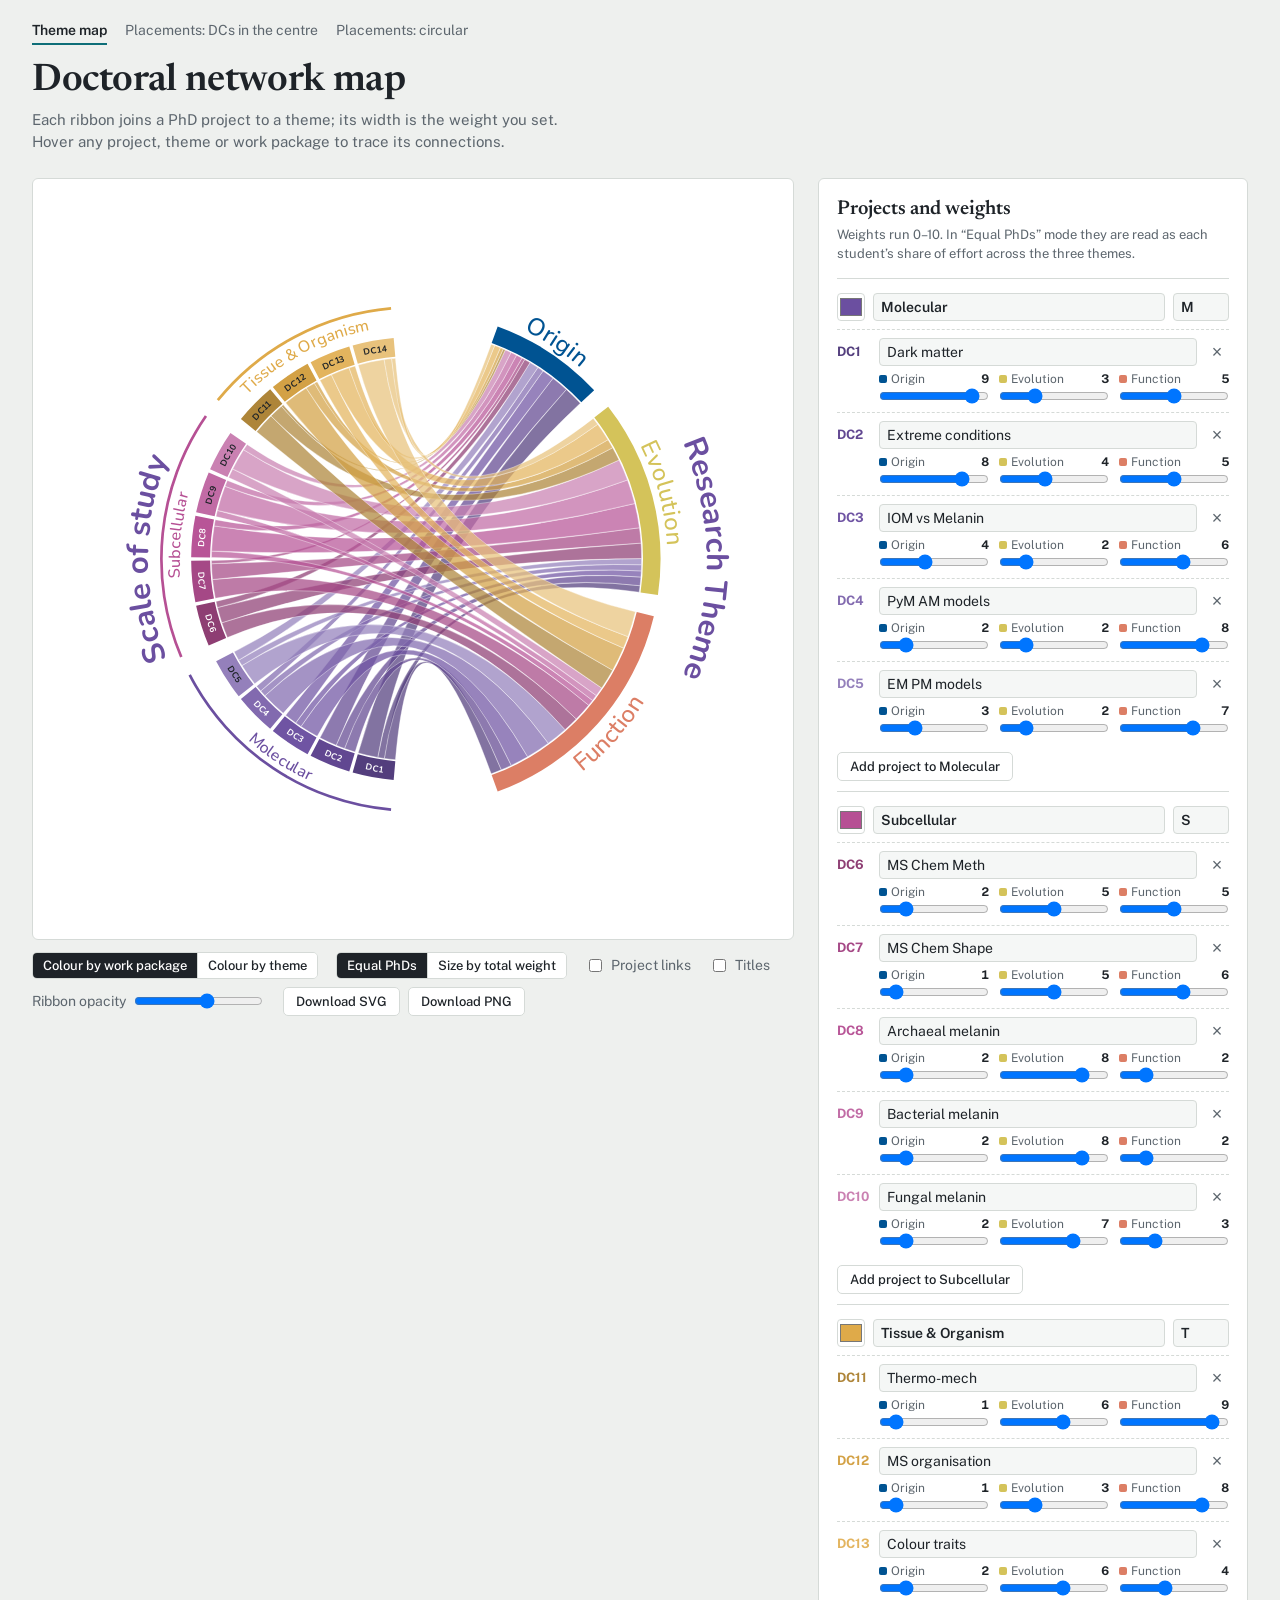
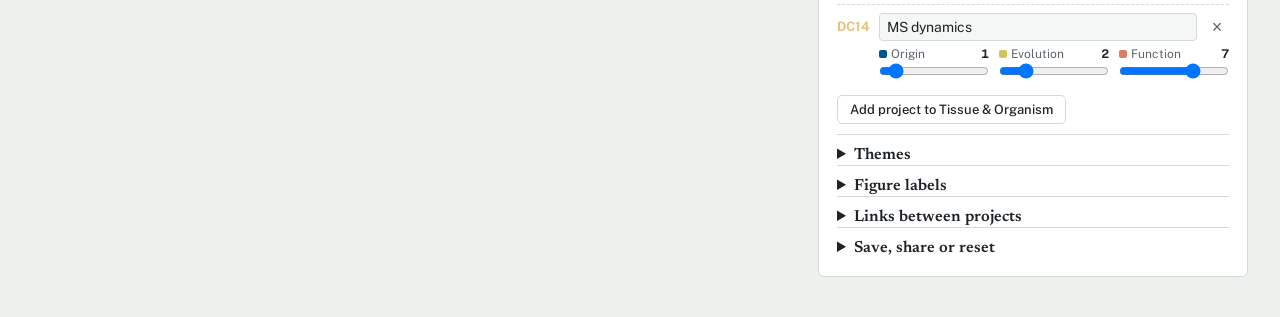
<file: index.html>
<!doctype html>
<html lang="en">
<head>
<meta charset="utf-8">
<meta name="viewport" content="width=device-width, initial-scale=1, viewport-fit=cover">
<title>Doctoral network map</title>
<link rel="preconnect" href="https://fonts.googleapis.com">
<link rel="preconnect" href="https://fonts.gstatic.com" crossorigin>
<link href="https://fonts.googleapis.com/css2?family=Newsreader:opsz,wght@6..72,500;6..72,600&family=Public+Sans:wght@400;500;600;700&family=Nunito:wght@500;700;800&display=swap" rel="stylesheet">
<style>
:root{
  box-sizing:border-box;
  padding-top:env(safe-area-inset-top,0px);
  padding-bottom:env(safe-area-inset-bottom,0px);
  --bg:#EEF0EE; --panel:#FFFFFF; --ink:#1E2328; --muted:#5D666E; --line:#D5DAD7;
  --field:#F5F7F6; --accent:#0E6E78; --plate:#FFFFFF;
  --sans:"Public Sans",system-ui,-apple-system,"Segoe UI",Arial,sans-serif;
  --serif:"Newsreader",Georgia,"Times New Roman",serif;
}
@media (prefers-color-scheme: dark){
  :root:not([data-theme="light"]){
    --bg:#15191C; --panel:#1E2428; --ink:#E7ECEA; --muted:#9AA5A8; --line:#343D42;
    --field:#262D32; --accent:#5FC2CB;
  }
}
:root[data-theme="dark"]{
  --bg:#15191C; --panel:#1E2428; --ink:#E7ECEA; --muted:#9AA5A8; --line:#343D42;
  --field:#262D32; --accent:#5FC2CB;
}
html{scroll-padding-top:env(safe-area-inset-top,0px)}
*,*::before,*::after{box-sizing:inherit}
body{margin:0;background:var(--bg);color:var(--ink);font:15px/1.5 var(--sans)}
.wrap{max-width:1500px;margin:0 auto;padding:20px clamp(12px,3vw,32px) 40px;
  display:grid;grid-template-columns:minmax(0,1fr) 430px;gap:24px;align-items:start}
@media (max-width:1050px){.wrap{grid-template-columns:minmax(0,1fr)}}
header{grid-column:1/-1;display:flex;flex-wrap:wrap;align-items:end;justify-content:space-between;gap:12px 24px}
h1{font:600 clamp(26px,3.4vw,38px)/1.1 var(--serif);margin:0;letter-spacing:-.01em}
header p{margin:6px 0 0;color:var(--muted);max-width:62ch}
.figure-col{position:sticky;top:calc(12px + env(safe-area-inset-top,0px))}
@media (max-width:1050px){.figure-col{position:static}}
.plate{background:var(--plate);border:1px solid var(--line);border-radius:6px;padding:8px;color:#1E2328}
.plate svg{display:block;width:100%;height:auto;max-height:calc(100vh - 150px)}
@media (max-width:1050px){.plate svg{max-height:none}}
.toolbar{display:flex;flex-wrap:wrap;gap:8px 18px;align-items:center;margin-top:12px;font-size:14px}
.seg{display:inline-flex;border:1px solid var(--line);border-radius:5px;overflow:hidden}
.seg button{border:0;background:var(--panel);color:var(--ink);padding:5px 10px;font:500 13px var(--sans);cursor:pointer}
.seg button+button{border-left:1px solid var(--line)}
.seg button[aria-pressed="true"]{background:var(--ink);color:var(--panel)}
.toolbar label{display:inline-flex;align-items:center;gap:6px;color:var(--muted)}
.btn{border:1px solid var(--line);background:var(--panel);color:var(--ink);border-radius:5px;padding:6px 12px;font:500 13px var(--sans);cursor:pointer}
.btn:hover{border-color:var(--ink)}
.btn.primary{background:var(--ink);color:var(--panel);border-color:var(--ink)}
button:focus-visible,input:focus-visible,select:focus-visible,textarea:focus-visible{outline:2px solid var(--accent);outline-offset:2px}

aside{background:var(--panel);border:1px solid var(--line);border-radius:6px;padding:18px}
aside h2{font:600 20px/1.2 var(--serif);margin:0 0 4px}
aside .hint{color:var(--muted);font-size:13px;margin:0 0 14px}
.wp{border-top:1px solid var(--line);padding:14px 0 6px}
.wp-head{display:grid;grid-template-columns:28px 1fr 56px;gap:8px;align-items:center;margin-bottom:8px}
input[type=color]{width:28px;height:28px;padding:0;border:1px solid var(--line);border-radius:4px;background:none;cursor:pointer}
input[type=text],select,textarea{width:100%;background:var(--field);border:1px solid var(--line);color:var(--ink);border-radius:4px;padding:5px 7px;font:14px var(--sans)}
.wp-head input[type=text]{font-weight:600}
.proj{display:grid;grid-template-columns:34px 1fr 24px;gap:4px 8px;align-items:center;padding:8px 0;border-top:1px dashed var(--line)}
.proj .code{font-weight:700;font-size:13px}
.proj .x{border:0;background:none;color:var(--muted);cursor:pointer;font-size:18px;line-height:1;padding:0}
.proj .x:hover{color:var(--ink)}
.weights{grid-column:2/4;display:grid;grid-template-columns:repeat(3,1fr);gap:10px}
.w{display:grid;grid-template-columns:1fr auto;align-items:center;gap:0 6px;font-size:12px;color:var(--muted)}
.w input{grid-column:1/-1;width:100%;margin:0}
.w b{color:var(--ink);font-variant-numeric:tabular-nums}
.w .sw{display:inline-block;width:8px;height:8px;border-radius:2px;margin-right:4px;vertical-align:0}
.add{margin:8px 0 4px}
details{border-top:1px solid var(--line);padding:12px 0 2px}
summary{cursor:pointer;font:600 16px var(--serif)}
.themes{display:grid;gap:8px;margin-top:10px}
.themes .row{display:grid;grid-template-columns:28px 1fr;gap:8px;align-items:center}
.links{display:grid;gap:8px;margin-top:10px}
.links .row{display:grid;grid-template-columns:1fr 1fr 64px 24px;gap:6px;align-items:center}
.links .row input[type=range]{width:100%}
.labels{display:grid;gap:9px;margin-top:10px}
.labels label{display:grid;gap:3px;font-size:13px;color:var(--muted)}
.labels label.chk{display:flex;align-items:center;gap:8px}
.labels label.chk input[type=color]{flex:none}
textarea{min-height:110px;font:12px/1.4 ui-monospace,Menlo,Consolas,monospace;margin-top:8px}
.actions{display:flex;flex-wrap:wrap;gap:8px;margin-top:10px}
.note{font-size:13px;color:var(--muted);min-height:1.4em;margin-top:6px}

#tip{position:fixed;pointer-events:none;background:#1E2328;color:#fff;font:13px/1.4 var(--sans);padding:6px 9px;border-radius:4px;opacity:0;transition:opacity .12s;z-index:9;max-width:260px}
#fig .rib,#fig .link{transition:opacity .15s}
#fig.focus .rib{opacity:.06!important}
#fig.focus .rib.on{opacity:.92!important}
#fig.focus .link{opacity:.1}
#fig.focus .link.on{opacity:1}
#fig.focus .trk{opacity:.35}
#fig.focus .trk.on{opacity:1}
#fig [data-p],#fig [data-t],#fig [data-wp]{cursor:pointer}
@media (prefers-reduced-motion:reduce){#fig .rib,#fig .link,#tip{transition:none}}
nav.site{grid-column:1/-1;display:flex;flex-wrap:wrap;gap:4px 18px;font-size:14px;margin-bottom:-8px}
nav.site a{color:var(--muted);text-decoration:none;padding-bottom:2px;border-bottom:2px solid transparent}
nav.site a:hover{color:var(--ink)}
nav.site a[aria-current="page"]{color:var(--ink);font-weight:600;border-bottom-color:var(--accent)}
</style>
</head>
<body>
<div class="wrap">
  <nav class="site" aria-label="Maps"><a href="index.html" aria-current="page">Theme map</a><a href="placements-centre.html">Placements: DCs in the centre</a><a href="placements-circular.html">Placements: circular</a></nav>
  <header>
    <div>
      <h1 id="h1">Doctoral network map</h1>
      <p>Each ribbon joins a PhD project to a theme; its width is the weight you set. Hover any project, theme or work package to trace its connections.</p>
    </div>
  </header>

  <div class="figure-col">
    <div class="plate"><svg id="fig" viewBox="-550 -550 1100 1100" role="img" aria-label="Circular map of PhD projects, work packages and themes"></svg></div>
    <div class="toolbar">
      <span class="seg" role="group" aria-label="Colour ribbons by">
        <button data-color="wp">Colour by work package</button><button data-color="theme">Colour by theme</button>
      </span>
      <span class="seg" role="group" aria-label="Project arc size">
        <button data-size="equal" title="Every PhD gets the same arc; weights become shares">Equal PhDs</button><button data-size="total" title="Arc length grows with total weight">Size by total weight</button>
      </span>
      <label><input type="checkbox" id="optLinks"> Project links</label>
      <label><input type="checkbox" id="optTitles"> Titles</label>
      <label>Ribbon opacity <input type="range" id="optOpacity" min="0.3" max="1" step="0.05"></label>
      <span class="actions" style="margin:0">
        <button class="btn" id="dlSvg" hidden>Download SVG</button>
        <button class="btn" id="dlPng" hidden>Download PNG</button>
      </span>
    </div>
    <div class="note" id="dlNote"></div>
  </div>

  <aside>
    <h2>Projects and weights</h2>
    <p class="hint">Weights run 0–10. In “Equal PhDs” mode they are read as each student’s share of effort across the three themes.</p>
    <div id="wps"></div>

    <details>
      <summary>Themes</summary>
      <div class="themes" id="themes"></div>
    </details>

    <details>
      <summary>Figure labels</summary>
      <div class="labels" id="labels">
        <label>Project code prefix <input type="text" data-lb="prefix" maxlength="6"></label>
        <label>Numbering
          <select data-lb="numbering">
            <option value="global">Run through all projects (DC1, DC2 …)</option>
            <option value="wp">Restart in each work package (M1, S1 …)</option>
          </select></label>
        <label>Heading for project side <input type="text" data-lb="left"></label>
        <label>Heading for theme side <input type="text" data-lb="right"></label>
        <label class="chk"><input type="color" data-lb="color" aria-label="Heading colour"> Heading colour</label>
        <label class="chk"><input type="checkbox" data-lo="showLegend"> Show legend</label>
        <label>Theme arc distance <input type="range" data-lo="themeGap" min="0" max="80" step="5"></label>
        <label class="chk"><input type="checkbox" data-lo="showShares"> Show each theme’s % of effort</label>
      </div>
    </details>

    <details>
      <summary>Links between projects</summary>
      <p class="hint" style="margin-top:8px">Shared methods, co-supervision or data exchange. Drawn as dark lines across the circle.</p>
      <div class="links" id="links"></div>
      <button class="btn add" id="addLink">Add link</button>
    </details>

    <details>
      <summary>Save, share or reset</summary>
      <p class="hint" style="margin-top:8px">Your edits are kept in this browser. To move them elsewhere, copy the settings below and paste them into another copy.</p>
      <textarea id="json" spellcheck="false" aria-label="Settings as JSON"></textarea>
      <div class="actions">
        <button class="btn" id="copyJson">Copy settings</button>
        <button class="btn primary" id="loadJson">Load pasted settings</button>
        <button class="btn" id="reset">Reset to example</button>
      </div>
      <div class="note" id="jsonNote"></div>
    </details>
  </aside>
</div>
<div id="tip"></div>

<script>
(function(){
const KEY='phd-network-map-v2';
let uid=0; const nid=p=>p+(Date.now().toString(36))+(uid++);

const DEF_OPTS={colorBy:'wp',sizing:'equal',showLinks:false,showTitles:false,opacity:0.72,showLegend:false,showShares:false,themeGap:40};
const DEF_LABELS={prefix:'DC',numbering:'global',left:'Scale of study',right:'Research Theme',color:'#6B4FA0'};
function example(){
  const wps=[
    {id:'wpM',name:'Molecular',code:'M',color:'#6B4FA0'},
    {id:'wpS',name:'Subcellular',code:'S',color:'#B65094'},
    {id:'wpT',name:'Tissue & Organism',code:'T',color:'#DFAA49'}
  ];
  // [title, Origin, Evolution, Function] — weights are placeholders estimated from the reference figure
  const P={
    wpM:[['Dark matter',9,3,5],['Extreme conditions',8,4,5],['IOM vs Melanin',4,2,6],['PyM AM models',2,2,8],['EM PM models',3,2,7]],
    wpS:[['MS Chem Meth',2,5,5],['MS Chem Shape',1,5,6],['Archaeal melanin',2,8,2],['Bacterial melanin',2,8,2],['Fungal melanin',2,7,3]],
    wpT:[['Thermo-mech',1,6,9],['MS organisation',1,3,8],['Colour traits',2,6,4],['MS dynamics',1,2,7]]
  };
  const projects=[];
  wps.forEach(wp=>P[wp.id].forEach((r,i)=>projects.push({id:wp.id+'p'+i,wp:wp.id,title:r[0],w:r.slice(1)})));
  return {
    themes:[{name:'Origin',color:'#005392'},{name:'Evolution',color:'#D4C35A'},{name:'Function',color:'#DC7E65'}],
    wps, projects, links:[],
    opts:{...DEF_OPTS}, labels:{...DEF_LABELS}
  };
}
function fill(o){o.opts={...DEF_OPTS,...o.opts};o.labels={...DEF_LABELS,...(o.labels||{})};return o;}
function load(){try{const s=localStorage.getItem(KEY);if(s){const o=JSON.parse(s);if(valid(o))return fill(o);}}catch(e){}return example();}
function valid(o){return o&&Array.isArray(o.themes)&&o.themes.length===3&&Array.isArray(o.wps)&&Array.isArray(o.projects)&&Array.isArray(o.links)&&o.opts;}
let S=load();
function save(){try{localStorage.setItem(KEY,JSON.stringify(S));}catch(e){}}

const esc=s=>String(s).replace(/[&<>"']/g,c=>({'&':'&amp;','<':'&lt;','>':'&gt;','"':'&quot;',"'":'&#39;'}[c]));
const rad=d=>d*Math.PI/180;
const pt=(a,r)=>[r*Math.sin(a),-r*Math.cos(a)];
const f=n=>n.toFixed(2);

function shade(hex,t){ // t in [-1,1]: negative darker, positive lighter
  const n=parseInt(hex.slice(1),16);let r=n>>16,g=n>>8&255,b=n&255;
  const m=t<0?0:255,k=Math.abs(t);
  r=Math.round(r+(m-r)*k);g=Math.round(g+(m-g)*k);b=Math.round(b+(m-b)*k);
  return '#'+((1<<24)+(r<<16)+(g<<8)+b).toString(16).slice(1);
}
function ordered(){const o=[];S.wps.forEach(wp=>S.projects.filter(p=>p.wp===wp.id).forEach(p=>o.push(p)));return o;}
function lum(hex){const n=parseInt(hex.slice(1),16);const c=[n>>16,n>>8&255,n&255].map(v=>{v/=255;return v<=0.03928?v/12.92:Math.pow((v+0.055)/1.055,2.4);});return 0.2126*c[0]+0.7152*c[1]+0.0722*c[2];}
function codeOf(p){if(S.labels.numbering==='global')return (S.labels.prefix||'')+(ordered().indexOf(p)+1);const wp=S.wps.find(w=>w.id===p.wp);const list=S.projects.filter(q=>q.wp===p.wp);return (wp?wp.code:'?')+(list.indexOf(p)+1);}
function projColor(p){const list=S.projects.filter(q=>q.wp===p.wp);const i=list.indexOf(p),n=list.length;const wp=S.wps.find(w=>w.id===p.wp);
  const t=n>1?(-0.22+0.5*i/(n-1)):0;return shade(wp.color,t);}

function annulus(a0,a1,r0,r1){
  const L=(a1-a0)>Math.PI?1:0;const p0=pt(a0,r1),p1=pt(a1,r1),p2=pt(a1,r0),p3=pt(a0,r0);
  return `M${f(p0[0])},${f(p0[1])}A${r1},${r1} 0 ${L} 1 ${f(p1[0])},${f(p1[1])}L${f(p2[0])},${f(p2[1])}A${r0},${r0} 0 ${L} 0 ${f(p3[0])},${f(p3[1])}Z`;
}
function ribbon(r,rt,s0,s1,t0,t1){ // r: project-side radius, rt: theme-side radius
  const a=pt(s0,r),b=pt(s1,r),c=pt(t0,rt),d=pt(t1,rt);
  const Ls=(s1-s0)>Math.PI?1:0,Lt=(t1-t0)>Math.PI?1:0;
  return `M${f(a[0])},${f(a[1])}A${r},${r} 0 ${Ls} 1 ${f(b[0])},${f(b[1])}Q0,0 ${f(c[0])},${f(c[1])}A${rt},${rt} 0 ${Lt} 1 ${f(d[0])},${f(d[1])}Q0,0 ${f(a[0])},${f(a[1])}Z`;
}
function arcPath(a0,a1,r){ // for textPath; flips on lower half so text reads upright
  const mid=(a0+a1)/2;const flip=mid>Math.PI/2&&mid<Math.PI*1.5;
  const L=(a1-a0)>Math.PI?1:0;
  if(!flip){const p=pt(a0,r),q=pt(a1,r);return {d:`M${f(p[0])},${f(p[1])}A${r},${r} 0 ${L} 1 ${f(q[0])},${f(q[1])}`,flip};}
  const p=pt(a1,r),q=pt(a0,r);return {d:`M${f(p[0])},${f(p[1])}A${r},${r} 0 ${L} 0 ${f(q[0])},${f(q[1])}`,flip};
}

/* ---------- figure ---------- */
const R=300, TRK=20, VB=550;
const FONT="'Arial Rounded MT Bold','Arial Rounded MT','Nunito',Arial,sans-serif";
function splitTitle(t){ // long titles wrap onto two lines at the space nearest the middle
  if(t.length<=10||t.indexOf(' ')<0)return [t];
  const mid=t.length/2;let best=-1;
  for(let i=0;i<t.length;i++)if(t[i]===' '&&(best<0||Math.abs(i-mid)<Math.abs(best-mid)))best=i;
  return [t.slice(0,best),t.slice(best+1)];
}
function build(){
  const O=S.opts, T=S.themes, RT=R+Math.max(0,Math.min(80,+O.themeGap||0));
  const projs=[];S.wps.forEach(wp=>S.projects.filter(p=>p.wp===wp.id).forEach(p=>projs.push(p)));
  // values per project per theme
  const vals=projs.map(p=>{const s=p.w.reduce((a,b)=>a+b,0);
    return O.sizing==='equal'?p.w.map(x=>s>0?x/s:0):p.w.slice();});
  const sizes=projs.map((p,i)=>{const s=vals[i].reduce((a,b)=>a+b,0);return s;});
  const mean=sizes.length?sizes.reduce((a,b)=>a+b,0)/sizes.length:1;
  const disp=sizes.map(s=>O.sizing==='equal'?1:Math.max(s,0.15*(mean||1)));

  // project side: 185°→355°
  const P0=rad(185),P1=rad(355),pg=rad(0.9),wg=rad(4.5);
  const nW=S.wps.filter(w=>projs.some(p=>p.wp===w.id)).length;
  let gaps=0;projs.forEach((p,i)=>{if(i>0)gaps+=(p.wp!==projs[i-1].wp)?wg:pg;});
  const kp=projs.length?(P1-P0-gaps)/disp.reduce((a,b)=>a+b,0):0;
  let a=P0;const pa=[];
  projs.forEach((p,i)=>{if(i>0)a+=(p.wp!==projs[i-1].wp)?wg:pg;pa.push([a,a+disp[i]*kp]);a+=disp[i]*kp;});

  // theme side: 20°→160°
  const T0=rad(20),T1=rad(160),tg=rad(5);
  const tTot=[0,1,2].map(j=>vals.reduce((s,v)=>s+v[j],0));
  const tDisp=tTot.map(x=>Math.max(x,0.05*(tTot.reduce((a,b)=>a+b,0)||1)));
  const kt=(T1-T0-2*tg)/tDisp.reduce((a,b)=>a+b,0);
  let b=T0;const ta=tDisp.map(x=>{const r=[b,b+x*kt];b+=x*kt+tg;return r;});
  const kts=tTot.map((x,j)=>x>0?(ta[j][1]-ta[j][0])/x:0);

  let out=`<rect x="${-VB}" y="${-VB}" width="${2*VB}" height="${2*VB}" fill="#FFFFFF"/>`;
  // ribbons: within a project, go Function→Origin (reverse) ; within a theme, last project first
  const tCur=ta.map(x=>x[0]);
  const ribs=[];
  // theme positions: iterate projects in reverse
  const tPos={};
  for(let i=projs.length-1;i>=0;i--){for(let j=0;j<3;j++){const v=vals[i][j];if(v<=0)continue;const w=v*kts[j];tPos[i+'_'+j]=[tCur[j],tCur[j]+w];tCur[j]+=w;}}
  projs.forEach((p,i)=>{
    const sz=sizes[i]; const span=pa[i][1]-pa[i][0];
    const ks=sz>0?(O.sizing==='equal'?span:span*Math.min(1,sz/disp[i]))/sz:0;
    let s=pa[i][0];
    for(let j=2;j>=0;j--){const v=vals[i][j];if(v<=0)continue;const w=v*ks;
      const t=tPos[i+'_'+j];
      const col=O.colorBy==='wp'?projColor(p):T[j].color;
      ribs.push(`<path class="rib" data-p="${p.id}" data-t="${j}" data-wpr="${p.wp}" data-r="${i}_${j}" d="${ribbon(R-2,RT-2,s,s+w,t[0],t[1])}" fill="${col}" fill-opacity="${O.opacity}" stroke="#FFFFFF" stroke-opacity="0.7" stroke-width="0.8"/>`);
      s+=w;}
  });
  out+=`<g>${ribs.join('')}</g>`;

  // links
  if(O.showLinks){
    const mid={};projs.forEach((p,i)=>mid[p.id]=(pa[i][0]+pa[i][1])/2);
    out+='<g fill="none">'+S.links.filter(l=>mid[l.a]!=null&&mid[l.b]!=null&&l.a!==l.b).map(l=>{
      const p=pt(mid[l.a],R-4),q=pt(mid[l.b],R-4),m=(mid[l.a]+mid[l.b])/2,c=pt(m,R*0.28);
      return `<path class="link" data-l="${l.id}" data-pa="${l.a}" data-pb="${l.b}" d="M${f(p[0])},${f(p[1])}Q${f(c[0])},${f(c[1])} ${f(q[0])},${f(q[1])}" stroke="#1E2328" stroke-width="${f(1+l.s*0.45)}" stroke-linecap="round" stroke-dasharray="${l.s<4?'4 5':'none'}" opacity="0.85"/>`;}).join('')+'</g>';
  }

  // project tracks + labels
  // without titles, codes sit on a thicker track and follow the curve
  const PT=O.showTitles?TRK:28;
  projs.forEach((p,i)=>{
    const [a0,a1]=pa[i];const col=projColor(p);const m=(a0+a1)/2;
    out+=`<path class="trk" data-p="${p.id}" d="${annulus(a0,a1,R,R+PT)}" fill="${col}"/>`;
    if(!O.showTitles){
      const fl=arcPath(a0,a1,1).flip,ap=arcPath(a0,a1,R+PT/2+(fl?4.5:-4.5));
      out+=`<path id="pcl${i}" d="${ap.d}" fill="none"/><text data-p="${p.id}" font-family="${FONT}" font-size="13" font-weight="700" fill="${lum(col)>0.21?'#1E2328':'#FFFFFF'}"><textPath href="#pcl${i}" startOffset="50%" text-anchor="middle">${esc(codeOf(p))}</textPath></text>`;
      return;
    }
    const left=m>Math.PI;
    const title=p.title.length>28?p.title.slice(0,27)+'…':p.title;
    // horizontal labels; wrap only on the flanks, where neighbours are stacked vertically with room to spare
    const lines=O.showTitles&&title?(Math.abs(Math.sin(m))>0.8?splitTitle(title):[title]):[];
    const [lx,ly]=pt(m,R+TRK+8);
    const code=`<tspan font-weight="700"${lines.length>1?' dy="-0.55em"':''}>${esc(codeOf(p))}</tspan>`;
    const txt=code+(lines[0]?`<tspan dx="5" fill="#3A4249">${esc(lines[0])}</tspan>`:'')+(lines[1]?`<tspan x="${f(lx)}" dy="1.1em" fill="#3A4249">${esc(lines[1])}</tspan>`:'');
    out+=`<text data-p="${p.id}" x="${f(lx)}" y="${f(ly)}" text-anchor="${left?'end':'start'}" dominant-baseline="central" font-family="${FONT}" font-size="13" fill="#1E2328">${txt}</text>`;
  });
  // WP brackets: thin outer arc, name just inside it
  const rb=O.showTitles?468:R+PT+42;
  S.wps.forEach((wp,k)=>{
    const idx=projs.map((p,i)=>p.wp===wp.id?i:-1).filter(i=>i>=0);if(!idx.length)return;
    const a0=pa[idx[0]][0],a1=pa[idx[idx.length-1]][1];
    out+=`<path class="trk" data-wp="${wp.id}" d="${annulus(a0,a1,rb,rb+4)}" fill="${wp.color}"/>`;
    const ap=arcPath(a0,a1,arcPath(a0,a1,1).flip?rb-8:rb-25);
    out+=`<path id="wpl${k}" d="${ap.d}" fill="none"/><text data-wp="${wp.id}" font-family="${FONT}" font-size="24" font-weight="500" fill="${wp.color}"><textPath href="#wpl${k}" startOffset="50%" text-anchor="middle">${esc(wp.name)}</textPath></text>`;
  });
  // theme tracks
  ta.forEach(([a0,a1],j)=>{
    out+=`<path class="trk" data-t="${j}" d="${annulus(a0,a1,RT,RT+TRK+6)}" fill="${T[j].color}"/>`;
    const ap=arcPath(a0,a1,RT+TRK+(arcPath(a0,a1,1).flip?42:16));
    out+=`<path id="thl${j}" d="${ap.d}" fill="none"/><text data-t="${j}" font-family="${FONT}" font-size="36" font-weight="500" fill="${T[j].color}"><textPath href="#thl${j}" startOffset="50%" text-anchor="middle">${esc(T[j].name)}</textPath></text>`;
    if(O.showShares){
      const tot=tTot.reduce((x,y)=>x+y,0);
      const ap2=arcPath(a0,a1,RT+TRK+(arcPath(a0,a1,1).flip?66:54));
      out+=`<path id="ths${j}" d="${ap2.d}" fill="none"/><text font-family="${FONT}" font-size="14" fill="#5D666E"><textPath href="#ths${j}" startOffset="50%" text-anchor="middle">${tot?Math.round(100*tTot[j]/tot):0}% of network effort</textPath></text>`;
    }
  });
  // side headings
  const Lb=S.labels;
  [[P0,P1,rb+22,Lb.left,'hl'],[T0,T1,O.showShares?RT+TRK+92:RT+TRK+74,Lb.right,'hr']].forEach(([a0,a1,r,txt,id])=>{
    if(!txt)return;const ap=arcPath(a0,a1,r);
    out+=`<path id="${id}" d="${ap.d}" fill="none"/><text font-family="${FONT}" font-size="46" font-weight="700" fill="${Lb.color}"><textPath href="#${id}" startOffset="50%" text-anchor="middle">${esc(txt)}</textPath></text>`;
  });
  if(!O.showLegend)return out;
  // legend
  let ly=420;
  out+=`<g font-family="${FONT}" font-size="14" fill="#1E2328">`;
  out+=`<text x="-520" y="${ly}" font-weight="700">${O.colorBy==='wp'?'Work packages':'Themes'}</text>`;
  (O.colorBy==='wp'?S.wps.map(w=>[w.color,w.name]):T.map(t=>[t.color,t.name])).forEach((it,i)=>{
    const y=ly+22+i*21;out+=`<rect x="-520" y="${y-11}" width="14" height="14" rx="2" fill="${it[0]}"/><text x="-499" y="${y}">${esc(it[1])}</text>`;});
  const ny=ly+22+3*21+6;
  out+=`<text x="-520" y="${ny}" fill="#5D666E" font-size="12.5">Ribbon width: project weight on theme${O.sizing==='equal'?' (share of PhD)':''}</text>`;
  if(O.showLinks&&S.links.length)out+=`<line x1="-520" x2="-496" y1="${ny+17}" y2="${ny+17}" stroke="#1E2328" stroke-width="3"/><text x="-489" y="${ny+21}" fill="#5D666E" font-size="12.5">Link between projects</text>`;
  out+='</g>';
  return out;
}
const fig=document.getElementById('fig');
function draw(){fig.innerHTML=build();}

/* ---------- hover ---------- */
const tip=document.getElementById('tip');
function clearFocus(){fig.classList.remove('focus');fig.querySelectorAll('.on').forEach(e=>e.classList.remove('on'));tip.style.opacity=0;}
fig.addEventListener('mouseover',e=>{
  const el=e.target.closest('[data-p],[data-t],[data-wp],[data-l]');if(!el){clearFocus();return;}
  clearFocus();fig.classList.add('focus');
  const on=sel=>fig.querySelectorAll(sel).forEach(x=>x.classList.add('on'));
  let html='';
  if(el.classList.contains('rib')){
    const p=S.projects.find(q=>q.id===el.dataset.p),j=+el.dataset.t,s=p.w.reduce((a,b)=>a+b,0);
    el.classList.add('on');on(`.trk[data-p="${p.id}"]`);on(`.trk[data-t="${j}"]`);
    html=`<b>${esc(codeOf(p))}</b> ${esc(p.title)}<br>${esc(S.themes[j].name)}: weight ${p.w[j]} (${s?Math.round(100*p.w[j]/s):0}% of this PhD)`;
  }else if(el.dataset.l){
    const l=S.links.find(x=>x.id===el.dataset.l);el.classList.add('on');on(`.trk[data-p="${l.a}"],.trk[data-p="${l.b}"]`);
    const A=S.projects.find(q=>q.id===l.a),B=S.projects.find(q=>q.id===l.b);
    html=`Link <b>${esc(codeOf(A))}</b> – <b>${esc(codeOf(B))}</b>, strength ${l.s}`;
  }else if(el.dataset.p){
    const id=el.dataset.p,p=S.projects.find(q=>q.id===id);
    on(`[data-p="${id}"]`);on(`.link[data-pa="${id}"],.link[data-pb="${id}"]`);
    S.links.forEach(l=>{if(l.a===id)on(`.trk[data-p="${l.b}"]`);if(l.b===id)on(`.trk[data-p="${l.a}"]`);});
    html=`<b>${esc(codeOf(p))}</b> ${esc(p.title)}<br>`+S.themes.map((t,j)=>`${esc(t.name)} ${p.w[j]}`).join(', ');
  }else if(el.dataset.t!=null){
    const j=el.dataset.t;on(`[data-t="${j}"]`);fig.querySelectorAll(`.rib[data-t="${j}"]`).forEach(r=>on(`.trk[data-p="${r.dataset.p}"]`));
    html=`<b>${esc(S.themes[j].name)}</b>`;
  }else if(el.dataset.wp){
    const id=el.dataset.wp;on(`[data-wp="${id}"]`);on(`.rib[data-wpr="${id}"]`);S.projects.filter(p=>p.wp===id).forEach(p=>on(`.trk[data-p="${p.id}"]`));
    html=`<b>${esc(S.wps.find(w=>w.id===id).name)}</b>`;
  }
  if(html){tip.innerHTML=html;tip.style.opacity=1;}
});
fig.addEventListener('mousemove',e=>{const w=tip.offsetWidth;tip.style.left=Math.min(e.clientX+14,innerWidth-w-8)+'px';tip.style.top=(e.clientY+14)+'px';});
fig.addEventListener('mouseleave',clearFocus);

/* ---------- editor ---------- */
const wpsEl=document.getElementById('wps');
function renderEditor(){
  wpsEl.innerHTML=S.wps.map(wp=>{
    const ps=S.projects.filter(p=>p.wp===wp.id);
    return `<section class="wp" data-wpid="${wp.id}">
      <div class="wp-head">
        <input type="color" value="${wp.color}" data-k="wpcolor" aria-label="Colour for ${esc(wp.name)}">
        <input type="text" value="${esc(wp.name)}" data-k="wpname" aria-label="Work package name">
        <input type="text" value="${esc(wp.code)}" data-k="wpcode" maxlength="3" aria-label="Short code" title="Short code used for project labels">
      </div>
      ${ps.map((p,i)=>`<div class="proj" data-pid="${p.id}">
        <span class="code" style="color:${projColor(p)}">${esc(codeOf(p))}</span>
        <input type="text" value="${esc(p.title)}" data-k="title" aria-label="Title of ${esc(codeOf(p))}">
        <button class="x" data-k="del" aria-label="Remove ${esc(codeOf(p))}" title="Remove project">×</button>
        <div class="weights">${S.themes.map((t,j)=>`<label class="w"><span><i class="sw" style="background:${t.color}"></i>${esc(t.name)}</span><b>${p.w[j]}</b><input type="range" min="0" max="10" step="1" value="${p.w[j]}" data-k="w" data-j="${j}"></label>`).join('')}</div>
      </div>`).join('')}
      <button class="btn add" data-k="add">Add project to ${esc(wp.name)}</button>
    </section>`;}).join('');
  document.getElementById('themes').innerHTML=S.themes.map((t,j)=>`<div class="row"><input type="color" value="${t.color}" data-tc="${j}" aria-label="Colour for ${esc(t.name)}"><input type="text" value="${esc(t.name)}" data-tn="${j}" aria-label="Theme name"></div>`).join('');
  renderLinks();syncLabels();syncToolbar();syncJson();
}
const labelsEl=document.getElementById('labels');
function syncLabels(){
  labelsEl.querySelectorAll('[data-lb]').forEach(el=>{if(document.activeElement!==el)el.value=S.labels[el.dataset.lb];});
  labelsEl.querySelectorAll('[data-lo]').forEach(el=>{if(el.type==='checkbox')el.checked=!!S.opts[el.dataset.lo];else el.value=S.opts[el.dataset.lo];});
}
labelsEl.addEventListener('input',e=>{const t=e.target;
  if(t.dataset.lb)S.labels[t.dataset.lb]=t.value;else if(t.dataset.lo)S.opts[t.dataset.lo]=t.type==='checkbox'?t.checked:+t.value;else return;
  changed(false);});
labelsEl.addEventListener('change',e=>{const k=e.target.dataset.lb;if(k==='prefix'||k==='numbering')renderEditor();});
function projOptions(sel){
  return S.wps.map(wp=>`<optgroup label="${esc(wp.name)}">`+S.projects.filter(p=>p.wp===wp.id).map(p=>`<option value="${p.id}"${p.id===sel?' selected':''}>${esc(codeOf(p))}${p.title&&p.title!=='Project title'?' '+esc(p.title.slice(0,22)):''}</option>`).join('')+'</optgroup>').join('');
}
function renderLinks(){
  document.getElementById('links').innerHTML=S.links.length?S.links.map(l=>`<div class="row" data-lid="${l.id}">
    <select data-k="a" aria-label="From project">${projOptions(l.a)}</select>
    <select data-k="b" aria-label="To project">${projOptions(l.b)}</select>
    <input type="range" min="1" max="10" value="${l.s}" data-k="s" aria-label="Link strength" title="Strength ${l.s}">
    <button class="x btn" style="padding:2px 6px" data-k="dl" aria-label="Remove link">×</button></div>`).join(''):'<p class="hint" style="margin:0">No links yet. Add one to show a shared method or co-supervision.</p>';
}
function changed(redrawEditor){save();draw();if(redrawEditor)renderEditor();else syncJson();}

wpsEl.addEventListener('input',e=>{
  const t=e.target,k=t.dataset.k;const sec=t.closest('.wp');if(!sec)return;
  const wp=S.wps.find(w=>w.id===sec.dataset.wpid);
  if(k==='wpname')wp.name=t.value;
  else if(k==='wpcode')wp.code=t.value.trim()||'?';
  else if(k==='wpcolor')wp.color=t.value;
  else{const row=t.closest('.proj');const p=S.projects.find(q=>q.id===row.dataset.pid);
    if(k==='title')p.title=t.value;
    if(k==='w'){p.w[+t.dataset.j]=+t.value;t.previousElementSibling.textContent=t.value;}}
  changed(false);
});
wpsEl.addEventListener('change',e=>{const k=e.target.dataset.k;if(k==='wpcode'||k==='wpcolor'||k==='wpname')renderEditor();});
wpsEl.addEventListener('click',e=>{
  const t=e.target.closest('[data-k]');if(!t)return;const k=t.dataset.k;
  if(k==='add'){const wpid=t.closest('.wp').dataset.wpid;S.projects.push({id:nid('p'),wp:wpid,title:'Project title',w:[5,5,5]});changed(true);}
  if(k==='del'){const id=t.closest('.proj').dataset.pid;S.projects=S.projects.filter(p=>p.id!==id);S.links=S.links.filter(l=>l.a!==id&&l.b!==id);changed(true);}
});
document.getElementById('themes').addEventListener('input',e=>{
  const t=e.target;if(t.dataset.tn!=null)S.themes[+t.dataset.tn].name=t.value;if(t.dataset.tc!=null)S.themes[+t.dataset.tc].color=t.value;changed(false);});
document.getElementById('themes').addEventListener('change',()=>renderEditor());
const linksEl=document.getElementById('links');
linksEl.addEventListener('input',e=>{const t=e.target,row=t.closest('[data-lid]');if(!row)return;const l=S.links.find(x=>x.id===row.dataset.lid);
  if(t.dataset.k==='a')l.a=t.value;if(t.dataset.k==='b')l.b=t.value;if(t.dataset.k==='s'){l.s=+t.value;t.title='Strength '+t.value;}changed(false);});
linksEl.addEventListener('click',e=>{const t=e.target.closest('[data-k="dl"]');if(!t)return;const id=t.closest('[data-lid]').dataset.lid;S.links=S.links.filter(l=>l.id!==id);changed(true);});
document.getElementById('addLink').addEventListener('click',()=>{if(S.projects.length<2)return;S.links.push({id:nid('l'),a:S.projects[0].id,b:S.projects[S.projects.length-1].id,s:5});S.opts.showLinks=true;changed(true);});

/* ---------- toolbar ---------- */
function syncToolbar(){
  document.querySelectorAll('[data-color]').forEach(b=>b.setAttribute('aria-pressed',b.dataset.color===S.opts.colorBy));
  document.querySelectorAll('[data-size]').forEach(b=>b.setAttribute('aria-pressed',b.dataset.size===S.opts.sizing));
  document.getElementById('optLinks').checked=S.opts.showLinks;
  document.getElementById('optTitles').checked=S.opts.showTitles;
  document.getElementById('optOpacity').value=S.opts.opacity;
}
document.querySelectorAll('[data-color]').forEach(b=>b.addEventListener('click',()=>{S.opts.colorBy=b.dataset.color;syncToolbar();changed(false);}));
document.querySelectorAll('[data-size]').forEach(b=>b.addEventListener('click',()=>{S.opts.sizing=b.dataset.size;syncToolbar();changed(false);}));
document.getElementById('optLinks').addEventListener('change',e=>{S.opts.showLinks=e.target.checked;changed(false);});
document.getElementById('optTitles').addEventListener('change',e=>{S.opts.showTitles=e.target.checked;changed(false);});
document.getElementById('optOpacity').addEventListener('input',e=>{S.opts.opacity=+e.target.value;changed(false);});

/* ---------- JSON ---------- */
const jsonEl=document.getElementById('json'),jsonNote=document.getElementById('jsonNote');
function syncJson(){if(document.activeElement!==jsonEl)jsonEl.value=JSON.stringify(S,null,1);}
document.getElementById('copyJson').addEventListener('click',async()=>{
  jsonEl.value=JSON.stringify(S,null,1);
  try{await navigator.clipboard.writeText(jsonEl.value);jsonNote.textContent='Settings copied.';}
  catch(e){jsonEl.select();jsonNote.textContent='Select all text above and copy it.';}
});
document.getElementById('loadJson').addEventListener('click',()=>{
  try{const o=JSON.parse(jsonEl.value);if(!valid(o))throw 0;S=fill(o);changed(true);jsonNote.textContent='Settings loaded.';}
  catch(e){jsonNote.textContent='These settings could not be read. Paste the full text copied from this page.';}
});
document.getElementById('reset').addEventListener('click',()=>{if(confirm('Replace all your projects and weights with the example?')){S=example();changed(true);jsonNote.textContent='Reset to the example.';}});

/* ---------- export ---------- */
function svgString(){
  clearFocus();
  return `<?xml version="1.0" encoding="UTF-8"?>\n<svg xmlns="http://www.w3.org/2000/svg" viewBox="${-VB} ${-VB} ${2*VB} ${2*VB}" width="${2*VB}" height="${2*VB}">`+build()+'</svg>';
}
const dlNote=document.getElementById('dlNote');
(function(){
  const bS=document.getElementById('dlSvg'),bP=document.getElementById('dlPng');bS.hidden=bP.hidden=false;
  const save=(name,blob)=>{const u=URL.createObjectURL(blob);const a=document.createElement('a');a.href=u;a.download=name;document.body.appendChild(a);a.click();a.remove();setTimeout(()=>URL.revokeObjectURL(u),2000);};
  bS.addEventListener('click',()=>save('phd-network-map.svg',new Blob([svgString()],{type:'image/svg+xml'})));
  bP.addEventListener('click',()=>{
    const img=new Image();
    img.onload=()=>{const c=document.createElement('canvas');c.width=c.height=3240;c.getContext('2d').drawImage(img,0,0,3240,3240);c.toBlob(b=>save('phd-network-map.png',b),'image/png');};
    img.onerror=()=>{dlNote.textContent='The PNG could not be drawn. Try the SVG download.';};
    img.src='data:image/svg+xml;charset=utf-8,'+encodeURIComponent(svgString());
  });
})();

draw();renderEditor();
})();
</script>
</body>
</html>
</file>
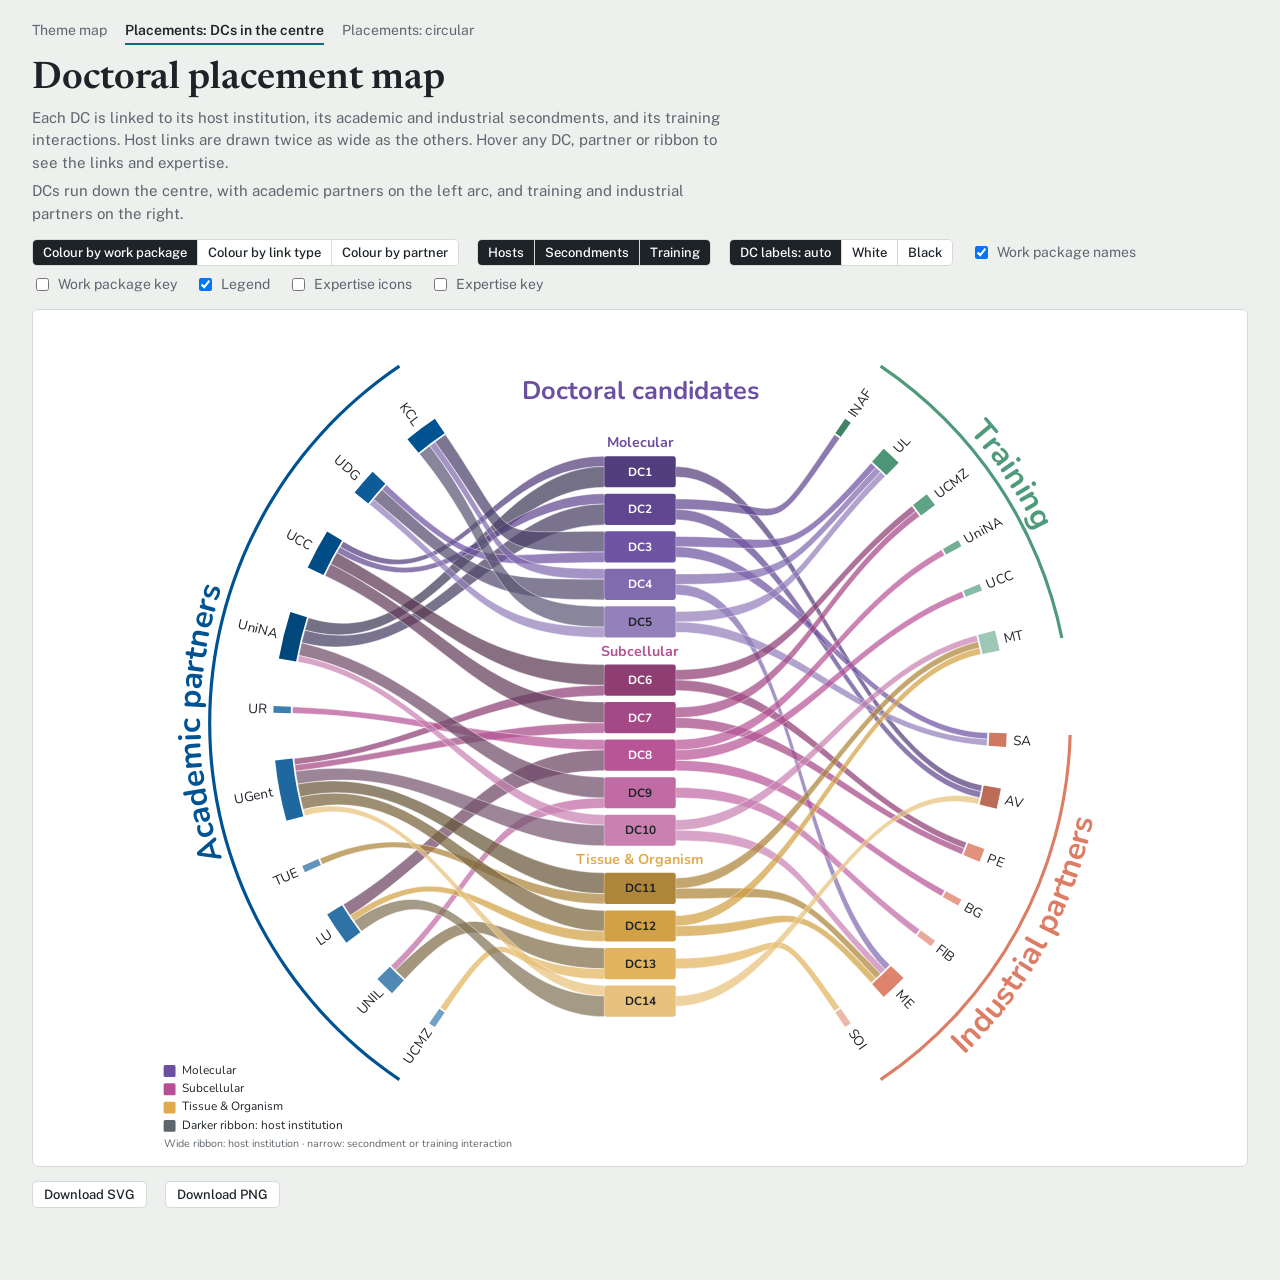
<file: placements-centre.html>
<!doctype html>
<html lang="en">
<head>
<meta charset="utf-8">
<meta name="viewport" content="width=device-width, initial-scale=1, viewport-fit=cover">
<title>Placement map, centre</title>
<link rel="preconnect" href="https://fonts.googleapis.com">
<link rel="preconnect" href="https://fonts.gstatic.com" crossorigin>
<link href="https://fonts.googleapis.com/css2?family=Newsreader:opsz,wght@6..72,500;6..72,600&family=Public+Sans:wght@400;500;600;700&family=Nunito:wght@500;700;800&display=swap" rel="stylesheet">
<link rel="stylesheet" href="placements.css">
</head>
<body data-layout="cols">
<div class="wrap">
  <nav class="site" aria-label="Maps"><a href="index.html">Theme map</a><a href="placements-centre.html" aria-current="page">Placements: DCs in the centre</a><a href="placements-circular.html">Placements: circular</a></nav>
  <h1>Doctoral placement map</h1>
  <p>Each DC is linked to its host institution, its academic and industrial secondments, and its training interactions. Host links are drawn twice as wide as the others. Hover any DC, partner or ribbon to see the links and expertise.</p>
  <p>DCs run down the centre, with academic partners on the left arc, and training and industrial partners on the right.</p>

  <div class="toolbar">
    <span class="seg" role="group" aria-label="Colour ribbons by">
      <button data-color="wp">Colour by work package</button><button data-color="kind">Colour by link type</button><button data-color="partner">Colour by partner</button>
    </span>
    <span class="seg" role="group" aria-label="Links shown (each switches on or off)">
      <button data-show="host">Hosts</button><button data-show="sec">Secondments</button><button data-show="train">Training</button>
    </span>
    <span class="seg" role="group" aria-label="DC label colour">
      <button data-dctext="auto" title="White or dark text, whichever reads best on each box">DC labels: auto</button><button data-dctext="white">White</button><button data-dctext="black">Black</button>
    </span>
    <label><input type="checkbox" id="optWP"> Work package names</label>
    <label><input type="checkbox" id="optWPKey"> Work package key</label>
    <label><input type="checkbox" id="optLegend"> Legend</label>
    <label><input type="checkbox" id="optIcons"> Expertise icons</label>
    <label><input type="checkbox" id="optKey"> Expertise key</label>
  </div>

  <div class="plate"><svg id="fig" role="img" aria-label="Map linking doctoral candidates to their host institutions, secondments and training partners"></svg></div>
  <div class="toolbar">
    <button class="btn" id="dlSvg">Download SVG</button>
    <button class="btn" id="dlPng">Download PNG</button>
  </div>
  <div class="note" id="dlNote"></div>
</div>
<div id="tip"></div>

<script src="placements.js"></script>
</body>
</html>
</file>
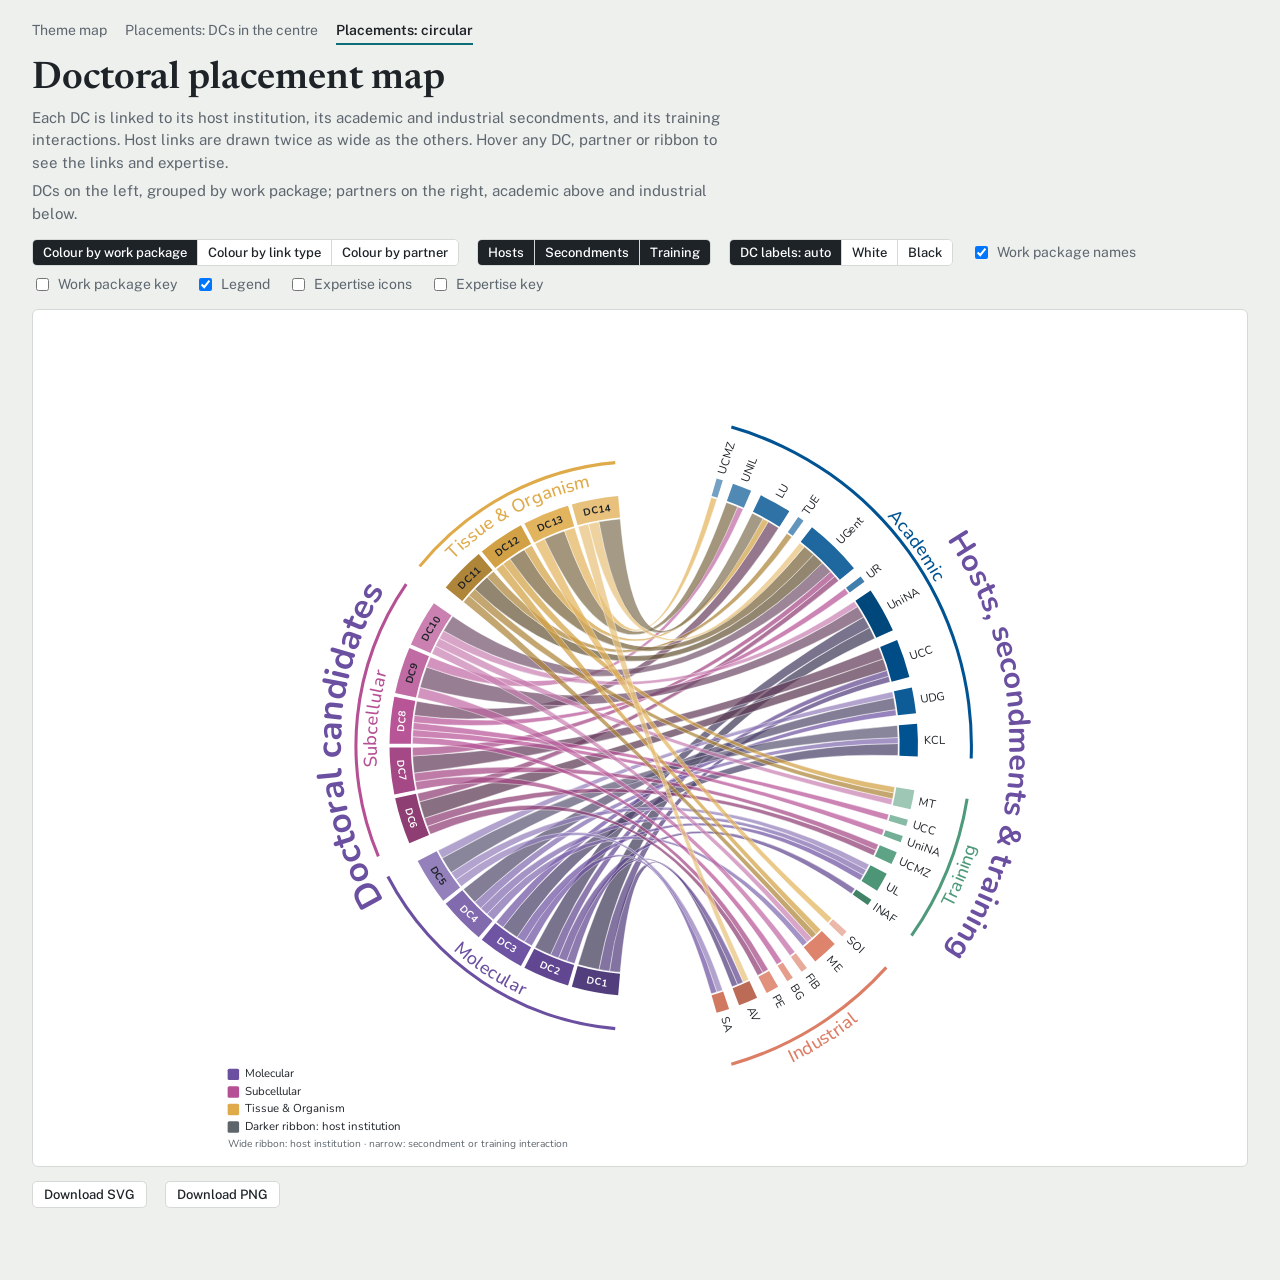
<file: placements-circular.html>
<!doctype html>
<html lang="en">
<head>
<meta charset="utf-8">
<meta name="viewport" content="width=device-width, initial-scale=1, viewport-fit=cover">
<title>Placement map, circular</title>
<link rel="preconnect" href="https://fonts.googleapis.com">
<link rel="preconnect" href="https://fonts.gstatic.com" crossorigin>
<link href="https://fonts.googleapis.com/css2?family=Newsreader:opsz,wght@6..72,500;6..72,600&family=Public+Sans:wght@400;500;600;700&family=Nunito:wght@500;700;800&display=swap" rel="stylesheet">
<link rel="stylesheet" href="placements.css">
</head>
<body data-layout="circ">
<div class="wrap">
  <nav class="site" aria-label="Maps"><a href="index.html">Theme map</a><a href="placements-centre.html">Placements: DCs in the centre</a><a href="placements-circular.html" aria-current="page">Placements: circular</a></nav>
  <h1>Doctoral placement map</h1>
  <p>Each DC is linked to its host institution, its academic and industrial secondments, and its training interactions. Host links are drawn twice as wide as the others. Hover any DC, partner or ribbon to see the links and expertise.</p>
  <p>DCs on the left, grouped by work package; partners on the right, academic above and industrial below.</p>

  <div class="toolbar">
    <span class="seg" role="group" aria-label="Colour ribbons by">
      <button data-color="wp">Colour by work package</button><button data-color="kind">Colour by link type</button><button data-color="partner">Colour by partner</button>
    </span>
    <span class="seg" role="group" aria-label="Links shown (each switches on or off)">
      <button data-show="host">Hosts</button><button data-show="sec">Secondments</button><button data-show="train">Training</button>
    </span>
    <span class="seg" role="group" aria-label="DC label colour">
      <button data-dctext="auto" title="White or dark text, whichever reads best on each box">DC labels: auto</button><button data-dctext="white">White</button><button data-dctext="black">Black</button>
    </span>
    <label><input type="checkbox" id="optWP"> Work package names</label>
    <label><input type="checkbox" id="optWPKey"> Work package key</label>
    <label><input type="checkbox" id="optLegend"> Legend</label>
    <label><input type="checkbox" id="optIcons"> Expertise icons</label>
    <label><input type="checkbox" id="optKey"> Expertise key</label>
  </div>

  <div class="plate"><svg id="fig" role="img" aria-label="Map linking doctoral candidates to their host institutions, secondments and training partners"></svg></div>
  <div class="toolbar">
    <button class="btn" id="dlSvg">Download SVG</button>
    <button class="btn" id="dlPng">Download PNG</button>
  </div>
  <div class="note" id="dlNote"></div>
</div>
<div id="tip"></div>

<script src="placements.js"></script>
</body>
</html>
</file>
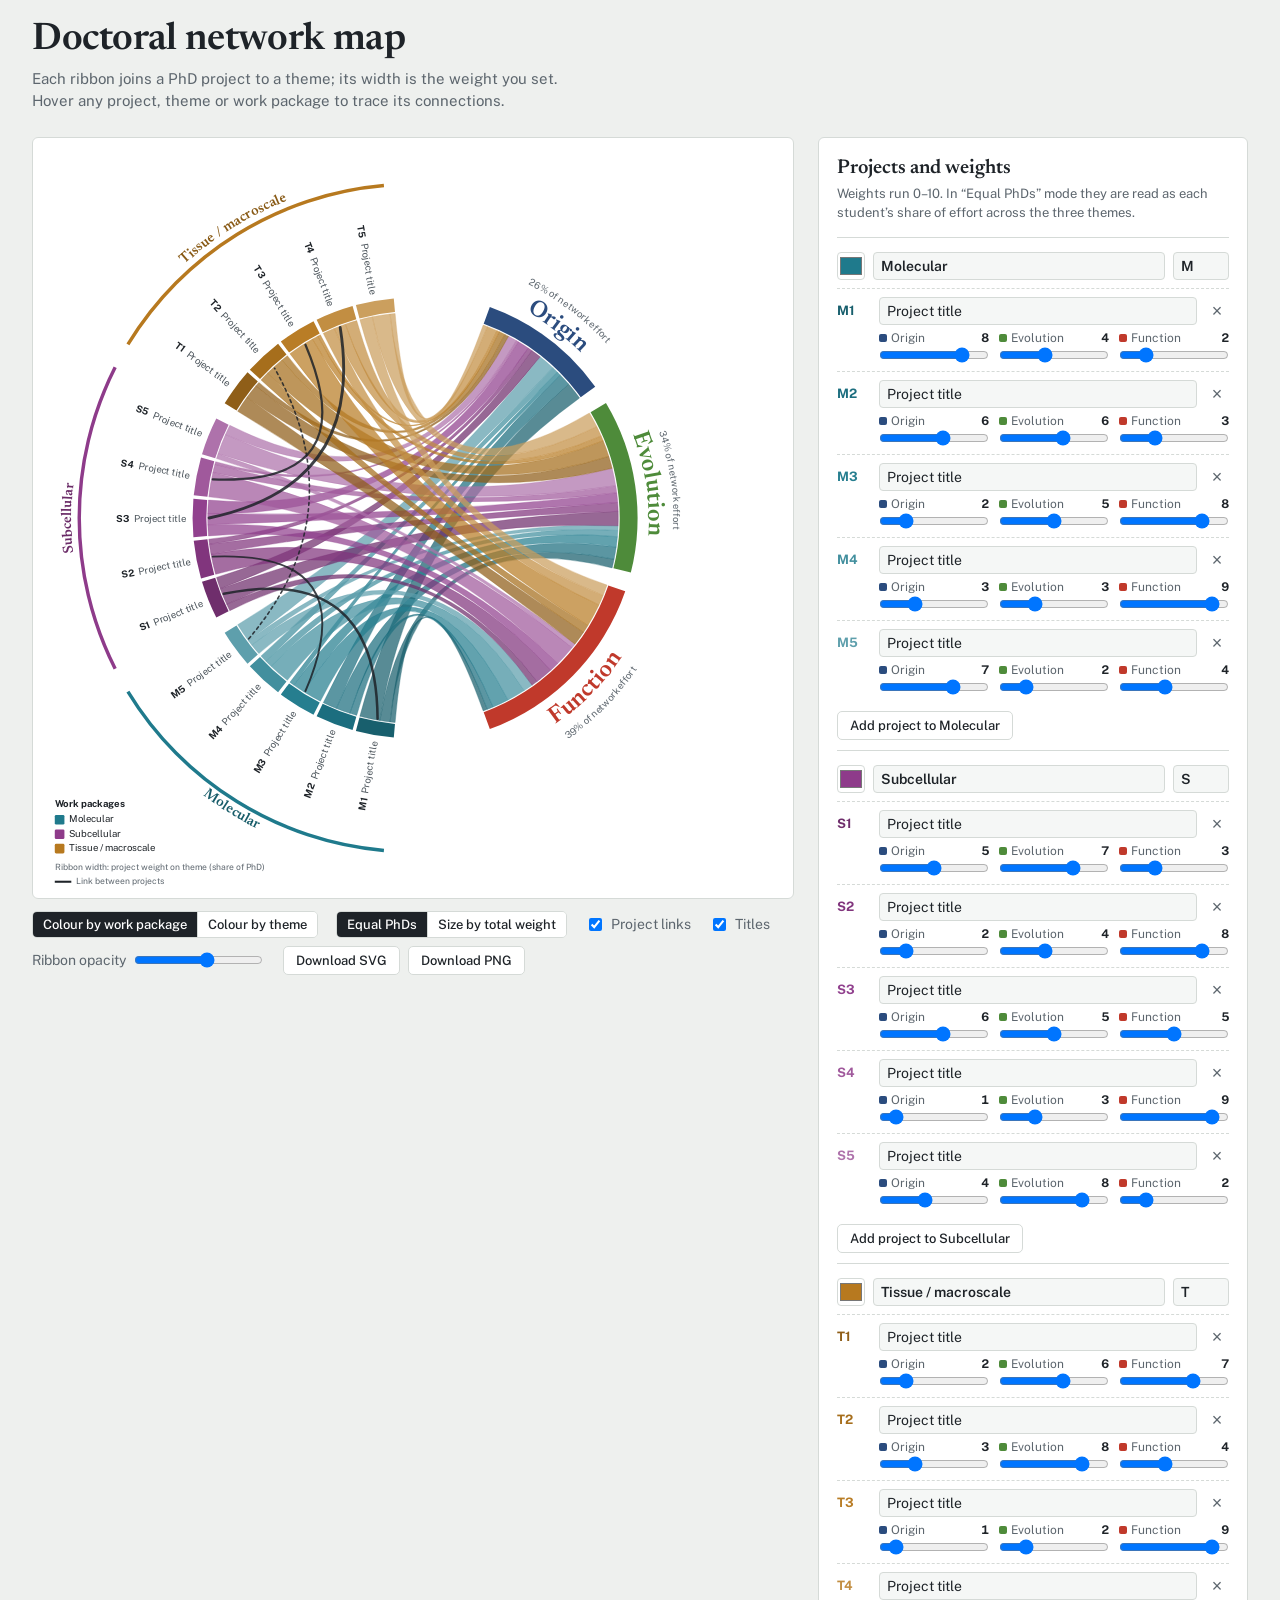
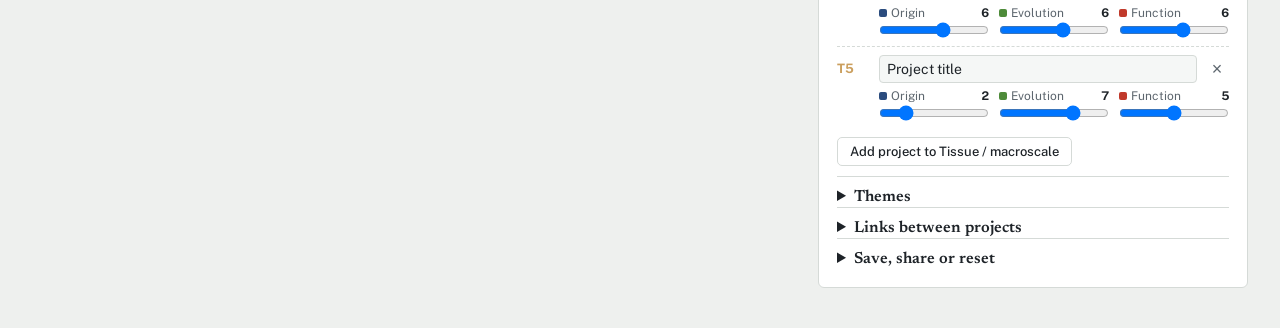
<file: archive/index-2026-10-02.html>
<!doctype html>
<html lang="en">
<head>
<meta charset="utf-8">
<meta name="viewport" content="width=device-width, initial-scale=1, viewport-fit=cover">
<title>Doctoral network map</title>
<link rel="preconnect" href="https://fonts.googleapis.com">
<link rel="preconnect" href="https://fonts.gstatic.com" crossorigin>
<link href="https://fonts.googleapis.com/css2?family=Newsreader:opsz,wght@6..72,500;6..72,600&family=Public+Sans:wght@400;500;600;700&display=swap" rel="stylesheet">
<style>
:root{
  box-sizing:border-box;
  padding-top:env(safe-area-inset-top,0px);
  padding-bottom:env(safe-area-inset-bottom,0px);
  --bg:#EEF0EE; --panel:#FFFFFF; --ink:#1E2328; --muted:#5D666E; --line:#D5DAD7;
  --field:#F5F7F6; --accent:#0E6E78; --plate:#FFFFFF;
  --sans:"Public Sans",system-ui,-apple-system,"Segoe UI",Arial,sans-serif;
  --serif:"Newsreader",Georgia,"Times New Roman",serif;
}
@media (prefers-color-scheme: dark){
  :root:not([data-theme="light"]){
    --bg:#15191C; --panel:#1E2428; --ink:#E7ECEA; --muted:#9AA5A8; --line:#343D42;
    --field:#262D32; --accent:#5FC2CB;
  }
}
:root[data-theme="dark"]{
  --bg:#15191C; --panel:#1E2428; --ink:#E7ECEA; --muted:#9AA5A8; --line:#343D42;
  --field:#262D32; --accent:#5FC2CB;
}
html{scroll-padding-top:env(safe-area-inset-top,0px)}
*,*::before,*::after{box-sizing:inherit}
body{margin:0;background:var(--bg);color:var(--ink);font:15px/1.5 var(--sans)}
.wrap{max-width:1500px;margin:0 auto;padding:20px clamp(12px,3vw,32px) 40px;
  display:grid;grid-template-columns:minmax(0,1fr) 430px;gap:24px;align-items:start}
@media (max-width:1050px){.wrap{grid-template-columns:minmax(0,1fr)}}
header{grid-column:1/-1;display:flex;flex-wrap:wrap;align-items:end;justify-content:space-between;gap:12px 24px}
h1{font:600 clamp(26px,3.4vw,38px)/1.1 var(--serif);margin:0;letter-spacing:-.01em}
header p{margin:6px 0 0;color:var(--muted);max-width:62ch}
.figure-col{position:sticky;top:calc(12px + env(safe-area-inset-top,0px))}
@media (max-width:1050px){.figure-col{position:static}}
.plate{background:var(--plate);border:1px solid var(--line);border-radius:6px;padding:8px;color:#1E2328}
.plate svg{display:block;width:100%;height:auto;max-height:calc(100vh - 150px)}
@media (max-width:1050px){.plate svg{max-height:none}}
.toolbar{display:flex;flex-wrap:wrap;gap:8px 18px;align-items:center;margin-top:12px;font-size:14px}
.seg{display:inline-flex;border:1px solid var(--line);border-radius:5px;overflow:hidden}
.seg button{border:0;background:var(--panel);color:var(--ink);padding:5px 10px;font:500 13px var(--sans);cursor:pointer}
.seg button+button{border-left:1px solid var(--line)}
.seg button[aria-pressed="true"]{background:var(--ink);color:var(--panel)}
.toolbar label{display:inline-flex;align-items:center;gap:6px;color:var(--muted)}
.btn{border:1px solid var(--line);background:var(--panel);color:var(--ink);border-radius:5px;padding:6px 12px;font:500 13px var(--sans);cursor:pointer}
.btn:hover{border-color:var(--ink)}
.btn.primary{background:var(--ink);color:var(--panel);border-color:var(--ink)}
button:focus-visible,input:focus-visible,select:focus-visible,textarea:focus-visible{outline:2px solid var(--accent);outline-offset:2px}

aside{background:var(--panel);border:1px solid var(--line);border-radius:6px;padding:18px}
aside h2{font:600 20px/1.2 var(--serif);margin:0 0 4px}
aside .hint{color:var(--muted);font-size:13px;margin:0 0 14px}
.wp{border-top:1px solid var(--line);padding:14px 0 6px}
.wp-head{display:grid;grid-template-columns:28px 1fr 56px;gap:8px;align-items:center;margin-bottom:8px}
input[type=color]{width:28px;height:28px;padding:0;border:1px solid var(--line);border-radius:4px;background:none;cursor:pointer}
input[type=text],select,textarea{width:100%;background:var(--field);border:1px solid var(--line);color:var(--ink);border-radius:4px;padding:5px 7px;font:14px var(--sans)}
.wp-head input[type=text]{font-weight:600}
.proj{display:grid;grid-template-columns:34px 1fr 24px;gap:4px 8px;align-items:center;padding:8px 0;border-top:1px dashed var(--line)}
.proj .code{font-weight:700;font-size:13px}
.proj .x{border:0;background:none;color:var(--muted);cursor:pointer;font-size:18px;line-height:1;padding:0}
.proj .x:hover{color:var(--ink)}
.weights{grid-column:2/4;display:grid;grid-template-columns:repeat(3,1fr);gap:10px}
.w{display:grid;grid-template-columns:1fr auto;align-items:center;gap:0 6px;font-size:12px;color:var(--muted)}
.w input{grid-column:1/-1;width:100%;margin:0}
.w b{color:var(--ink);font-variant-numeric:tabular-nums}
.w .sw{display:inline-block;width:8px;height:8px;border-radius:2px;margin-right:4px;vertical-align:0}
.add{margin:8px 0 4px}
details{border-top:1px solid var(--line);padding:12px 0 2px}
summary{cursor:pointer;font:600 16px var(--serif)}
.themes{display:grid;gap:8px;margin-top:10px}
.themes .row{display:grid;grid-template-columns:28px 1fr;gap:8px;align-items:center}
.links{display:grid;gap:8px;margin-top:10px}
.links .row{display:grid;grid-template-columns:1fr 1fr 64px 24px;gap:6px;align-items:center}
.links .row input[type=range]{width:100%}
textarea{min-height:110px;font:12px/1.4 ui-monospace,Menlo,Consolas,monospace;margin-top:8px}
.actions{display:flex;flex-wrap:wrap;gap:8px;margin-top:10px}
.note{font-size:13px;color:var(--muted);min-height:1.4em;margin-top:6px}

#tip{position:fixed;pointer-events:none;background:#1E2328;color:#fff;font:13px/1.4 var(--sans);padding:6px 9px;border-radius:4px;opacity:0;transition:opacity .12s;z-index:9;max-width:260px}
#fig .rib,#fig .link{transition:opacity .15s}
#fig.focus .rib{opacity:.06!important}
#fig.focus .rib.on{opacity:.92!important}
#fig.focus .link{opacity:.1}
#fig.focus .link.on{opacity:1}
#fig.focus .trk{opacity:.35}
#fig.focus .trk.on{opacity:1}
#fig [data-p],#fig [data-t],#fig [data-wp]{cursor:pointer}
@media (prefers-reduced-motion:reduce){#fig .rib,#fig .link,#tip{transition:none}}
</style>
</head>
<body>
<div class="wrap">
  <header>
    <div>
      <h1 id="h1">Doctoral network map</h1>
      <p>Each ribbon joins a PhD project to a theme; its width is the weight you set. Hover any project, theme or work package to trace its connections.</p>
    </div>
  </header>

  <div class="figure-col">
    <div class="plate"><svg id="fig" viewBox="-540 -540 1080 1080" role="img" aria-label="Circular map of PhD projects, work packages and themes"></svg></div>
    <div class="toolbar">
      <span class="seg" role="group" aria-label="Colour ribbons by">
        <button data-color="wp">Colour by work package</button><button data-color="theme">Colour by theme</button>
      </span>
      <span class="seg" role="group" aria-label="Project arc size">
        <button data-size="equal" title="Every PhD gets the same arc; weights become shares">Equal PhDs</button><button data-size="total" title="Arc length grows with total weight">Size by total weight</button>
      </span>
      <label><input type="checkbox" id="optLinks"> Project links</label>
      <label><input type="checkbox" id="optTitles"> Titles</label>
      <label>Ribbon opacity <input type="range" id="optOpacity" min="0.3" max="1" step="0.05"></label>
      <span class="actions" style="margin:0">
        <button class="btn" id="dlSvg" hidden>Download SVG</button>
        <button class="btn" id="dlPng" hidden>Download PNG</button>
      </span>
    </div>
    <div class="note" id="dlNote"></div>
  </div>

  <aside>
    <h2>Projects and weights</h2>
    <p class="hint">Weights run 0–10. In “Equal PhDs” mode they are read as each student’s share of effort across the three themes.</p>
    <div id="wps"></div>

    <details>
      <summary>Themes</summary>
      <div class="themes" id="themes"></div>
    </details>

    <details>
      <summary>Links between projects</summary>
      <p class="hint" style="margin-top:8px">Shared methods, co-supervision or data exchange. Drawn as dark lines across the circle.</p>
      <div class="links" id="links"></div>
      <button class="btn add" id="addLink">Add link</button>
    </details>

    <details>
      <summary>Save, share or reset</summary>
      <p class="hint" style="margin-top:8px">Your edits are kept in this browser. To move them elsewhere, copy the settings below and paste them into another copy.</p>
      <textarea id="json" spellcheck="false" aria-label="Settings as JSON"></textarea>
      <div class="actions">
        <button class="btn" id="copyJson">Copy settings</button>
        <button class="btn primary" id="loadJson">Load pasted settings</button>
        <button class="btn" id="reset">Reset to example</button>
      </div>
      <div class="note" id="jsonNote"></div>
    </details>
  </aside>
</div>
<div id="tip"></div>

<script>
(function(){
const KEY='phd-network-map-v1';
let uid=0; const nid=p=>p+(Date.now().toString(36))+(uid++);

function example(){
  const wps=[
    {id:'wpM',name:'Molecular',code:'M',color:'#1F7A8C'},
    {id:'wpS',name:'Subcellular',code:'S',color:'#8E3B8A'},
    {id:'wpT',name:'Tissue / macroscale',code:'T',color:'#B7791F'}
  ];
  const W={wpM:[[8,4,2],[6,6,3],[2,5,8],[3,3,9],[7,2,4]],
           wpS:[[5,7,3],[2,4,8],[6,5,5],[1,3,9],[4,8,2]],
           wpT:[[2,6,7],[3,8,4],[1,2,9],[6,6,6],[2,7,5]]};
  const projects=[];
  wps.forEach(wp=>W[wp.id].forEach((w,i)=>projects.push({id:wp.id+'p'+i,wp:wp.id,title:'Project title',w:w.slice()})));
  const L=[['wpMp0','wpSp0',6],['wpMp2','wpSp1',4],['wpSp2','wpTp3',7],['wpMp4','wpTp1',3],['wpSp3','wpTp2',5]];
  return {
    themes:[{name:'Origin',color:'#2B4C7E'},{name:'Evolution',color:'#4E8B3A'},{name:'Function',color:'#C0392B'}],
    wps, projects,
    links:L.map((l,i)=>({id:'l'+i,a:l[0],b:l[1],s:l[2]})),
    opts:{colorBy:'wp',sizing:'equal',showLinks:true,showTitles:true,opacity:0.72}
  };
}
function load(){try{const s=localStorage.getItem(KEY);if(s){const o=JSON.parse(s);if(valid(o))return o;}}catch(e){}return example();}
function valid(o){return o&&Array.isArray(o.themes)&&o.themes.length===3&&Array.isArray(o.wps)&&Array.isArray(o.projects)&&Array.isArray(o.links)&&o.opts;}
let S=load();
function save(){try{localStorage.setItem(KEY,JSON.stringify(S));}catch(e){}}

const esc=s=>String(s).replace(/[&<>"']/g,c=>({'&':'&amp;','<':'&lt;','>':'&gt;','"':'&quot;',"'":'&#39;'}[c]));
const rad=d=>d*Math.PI/180;
const pt=(a,r)=>[r*Math.sin(a),-r*Math.cos(a)];
const f=n=>n.toFixed(2);

function shade(hex,t){ // t in [-1,1]: negative darker, positive lighter
  const n=parseInt(hex.slice(1),16);let r=n>>16,g=n>>8&255,b=n&255;
  const m=t<0?0:255,k=Math.abs(t);
  r=Math.round(r+(m-r)*k);g=Math.round(g+(m-g)*k);b=Math.round(b+(m-b)*k);
  return '#'+((1<<24)+(r<<16)+(g<<8)+b).toString(16).slice(1);
}
function codeOf(p){const wp=S.wps.find(w=>w.id===p.wp);const list=S.projects.filter(q=>q.wp===p.wp);return (wp?wp.code:'?')+(list.indexOf(p)+1);}
function projColor(p){const list=S.projects.filter(q=>q.wp===p.wp);const i=list.indexOf(p),n=list.length;const wp=S.wps.find(w=>w.id===p.wp);
  const t=n>1?(-0.22+0.5*i/(n-1)):0;return shade(wp.color,t);}

function annulus(a0,a1,r0,r1){
  const L=(a1-a0)>Math.PI?1:0;const p0=pt(a0,r1),p1=pt(a1,r1),p2=pt(a1,r0),p3=pt(a0,r0);
  return `M${f(p0[0])},${f(p0[1])}A${r1},${r1} 0 ${L} 1 ${f(p1[0])},${f(p1[1])}L${f(p2[0])},${f(p2[1])}A${r0},${r0} 0 ${L} 0 ${f(p3[0])},${f(p3[1])}Z`;
}
function ribbon(r,s0,s1,t0,t1){
  const a=pt(s0,r),b=pt(s1,r),c=pt(t0,r),d=pt(t1,r);
  const Ls=(s1-s0)>Math.PI?1:0,Lt=(t1-t0)>Math.PI?1:0;
  return `M${f(a[0])},${f(a[1])}A${r},${r} 0 ${Ls} 1 ${f(b[0])},${f(b[1])}Q0,0 ${f(c[0])},${f(c[1])}A${r},${r} 0 ${Lt} 1 ${f(d[0])},${f(d[1])}Q0,0 ${f(a[0])},${f(a[1])}Z`;
}
function arcPath(a0,a1,r){ // for textPath; flips on lower half so text reads upright
  const mid=(a0+a1)/2;const flip=mid>Math.PI/2&&mid<Math.PI*1.5;
  const L=(a1-a0)>Math.PI?1:0;
  if(!flip){const p=pt(a0,r),q=pt(a1,r);return {d:`M${f(p[0])},${f(p[1])}A${r},${r} 0 ${L} 1 ${f(q[0])},${f(q[1])}`,flip};}
  const p=pt(a1,r),q=pt(a0,r);return {d:`M${f(p[0])},${f(p[1])}A${r},${r} 0 ${L} 0 ${f(q[0])},${f(q[1])}`,flip};
}

/* ---------- figure ---------- */
const R=300, TRK=20;
const FONT='Public Sans, Helvetica, Arial, sans-serif', SERIF='Newsreader, Georgia, serif';
function build(){
  const O=S.opts, T=S.themes;
  const projs=[];S.wps.forEach(wp=>S.projects.filter(p=>p.wp===wp.id).forEach(p=>projs.push(p)));
  // values per project per theme
  const vals=projs.map(p=>{const s=p.w.reduce((a,b)=>a+b,0);
    return O.sizing==='equal'?p.w.map(x=>s>0?x/s:0):p.w.slice();});
  const sizes=projs.map((p,i)=>{const s=vals[i].reduce((a,b)=>a+b,0);return s;});
  const mean=sizes.length?sizes.reduce((a,b)=>a+b,0)/sizes.length:1;
  const disp=sizes.map(s=>O.sizing==='equal'?1:Math.max(s,0.15*(mean||1)));

  // project side: 185°→355°
  const P0=rad(185),P1=rad(355),pg=rad(0.9),wg=rad(4.5);
  const nW=S.wps.filter(w=>projs.some(p=>p.wp===w.id)).length;
  let gaps=0;projs.forEach((p,i)=>{if(i>0)gaps+=(p.wp!==projs[i-1].wp)?wg:pg;});
  const kp=projs.length?(P1-P0-gaps)/disp.reduce((a,b)=>a+b,0):0;
  let a=P0;const pa=[];
  projs.forEach((p,i)=>{if(i>0)a+=(p.wp!==projs[i-1].wp)?wg:pg;pa.push([a,a+disp[i]*kp]);a+=disp[i]*kp;});

  // theme side: 20°→160°
  const T0=rad(20),T1=rad(160),tg=rad(5);
  const tTot=[0,1,2].map(j=>vals.reduce((s,v)=>s+v[j],0));
  const tDisp=tTot.map(x=>Math.max(x,0.05*(tTot.reduce((a,b)=>a+b,0)||1)));
  const kt=(T1-T0-2*tg)/tDisp.reduce((a,b)=>a+b,0);
  let b=T0;const ta=tDisp.map(x=>{const r=[b,b+x*kt];b+=x*kt+tg;return r;});
  const kts=tTot.map((x,j)=>x>0?(ta[j][1]-ta[j][0])/x:0);

  let out=`<rect x="-540" y="-540" width="1080" height="1080" fill="#FFFFFF"/>`;
  // ribbons: within a project, go Function→Origin (reverse) ; within a theme, last project first
  const tCur=ta.map(x=>x[0]);
  const ribs=[];
  // theme positions: iterate projects in reverse
  const tPos={};
  for(let i=projs.length-1;i>=0;i--){for(let j=0;j<3;j++){const v=vals[i][j];if(v<=0)continue;const w=v*kts[j];tPos[i+'_'+j]=[tCur[j],tCur[j]+w];tCur[j]+=w;}}
  projs.forEach((p,i)=>{
    const sz=sizes[i]; const span=pa[i][1]-pa[i][0];
    const ks=sz>0?(O.sizing==='equal'?span:span*Math.min(1,sz/disp[i]))/sz:0;
    let s=pa[i][0];
    for(let j=2;j>=0;j--){const v=vals[i][j];if(v<=0)continue;const w=v*ks;
      const t=tPos[i+'_'+j];
      const col=O.colorBy==='wp'?projColor(p):T[j].color;
      ribs.push(`<path class="rib" data-p="${p.id}" data-t="${j}" data-wpr="${p.wp}" data-r="${i}_${j}" d="${ribbon(R-2,s,s+w,t[0],t[1])}" fill="${col}" fill-opacity="${O.opacity}" stroke="${col}" stroke-opacity="${Math.min(1,O.opacity+0.15)}" stroke-width="0.5"/>`);
      s+=w;}
  });
  out+=`<g>${ribs.join('')}</g>`;

  // links
  if(O.showLinks){
    const mid={};projs.forEach((p,i)=>mid[p.id]=(pa[i][0]+pa[i][1])/2);
    out+='<g fill="none">'+S.links.filter(l=>mid[l.a]!=null&&mid[l.b]!=null&&l.a!==l.b).map(l=>{
      const p=pt(mid[l.a],R-4),q=pt(mid[l.b],R-4),m=(mid[l.a]+mid[l.b])/2,c=pt(m,R*0.28);
      return `<path class="link" data-l="${l.id}" data-pa="${l.a}" data-pb="${l.b}" d="M${f(p[0])},${f(p[1])}Q${f(c[0])},${f(c[1])} ${f(q[0])},${f(q[1])}" stroke="#1E2328" stroke-width="${f(1+l.s*0.45)}" stroke-linecap="round" stroke-dasharray="${l.s<4?'4 5':'none'}" opacity="0.85"/>`;}).join('')+'</g>';
  }

  // project tracks + labels
  projs.forEach((p,i)=>{
    const [a0,a1]=pa[i];const col=projColor(p);const m=(a0+a1)/2;
    out+=`<path class="trk" data-p="${p.id}" d="${annulus(a0,a1,R,R+TRK)}" fill="${col}"/>`;
    const deg=m*180/Math.PI;const left=m>Math.PI;
    const title=p.title.length>28?p.title.slice(0,27)+'…':p.title;
    const txt=`<tspan font-weight="700">${esc(codeOf(p))}</tspan>${O.showTitles&&title?`<tspan dx="7" fill="#4A535A">${esc(title)}</tspan>`:''}`;
    out+=`<text data-p="${p.id}" transform="rotate(${f(deg-90)}) translate(${R+TRK+10},0)${left?' rotate(180)':''}" text-anchor="${left?'end':'start'}" dominant-baseline="central" font-family="${FONT}" font-size="14" fill="#1E2328">${txt}</text>`;
  });
  // WP brackets
  S.wps.forEach((wp,k)=>{
    const idx=projs.map((p,i)=>p.wp===wp.id?i:-1).filter(i=>i>=0);if(!idx.length)return;
    const a0=pa[idx[0]][0],a1=pa[idx[idx.length-1]][1];const rb=O.showTitles?482:395;
    out+=`<path class="trk" data-wp="${wp.id}" d="${annulus(a0,a1,rb,rb+5)}" fill="${wp.color}"/>`;
    const ap=arcPath(a0,a1,rb+(arcPath(a0,a1,rb).flip?22:14));
    out+=`<path id="wpl${k}" d="${ap.d}" fill="none"/><text data-wp="${wp.id}" font-family="${SERIF}" font-size="21" font-weight="600" fill="${shade(wp.color,-0.25)}"><textPath href="#wpl${k}" startOffset="50%" text-anchor="middle">${esc(wp.name)}</textPath></text>`;
  });
  // theme tracks
  ta.forEach(([a0,a1],j)=>{
    out+=`<path class="trk" data-t="${j}" d="${annulus(a0,a1,R,R+TRK+6)}" fill="${T[j].color}"/>`;
    const ap=arcPath(a0,a1,R+TRK+(arcPath(a0,a1,1).flip?44:22));
    out+=`<path id="thl${j}" d="${ap.d}" fill="none"/><text data-t="${j}" font-family="${SERIF}" font-size="34" font-weight="600" fill="${T[j].color}"><textPath href="#thl${j}" startOffset="50%" text-anchor="middle">${esc(T[j].name)}</textPath></text>`;
    // share label
    const tot=tTot.reduce((x,y)=>x+y,0);
    const ap2=arcPath(a0,a1,R+TRK+(arcPath(a0,a1,1).flip?72:58));
    out+=`<path id="ths${j}" d="${ap2.d}" fill="none"/><text font-family="${FONT}" font-size="14" fill="#5D666E"><textPath href="#ths${j}" startOffset="50%" text-anchor="middle">${tot?Math.round(100*tTot[j]/tot):0}% of network effort</textPath></text>`;
  });
  // legend
  let ly=420;
  out+=`<g font-family="${FONT}" font-size="14" fill="#1E2328">`;
  out+=`<text x="-520" y="${ly}" font-weight="700">${O.colorBy==='wp'?'Work packages':'Themes'}</text>`;
  (O.colorBy==='wp'?S.wps.map(w=>[w.color,w.name]):T.map(t=>[t.color,t.name])).forEach((it,i)=>{
    const y=ly+22+i*21;out+=`<rect x="-520" y="${y-11}" width="14" height="14" rx="2" fill="${it[0]}"/><text x="-499" y="${y}">${esc(it[1])}</text>`;});
  const ny=ly+22+3*21+6;
  out+=`<text x="-520" y="${ny}" fill="#5D666E" font-size="12.5">Ribbon width: project weight on theme${O.sizing==='equal'?' (share of PhD)':''}</text>`;
  if(O.showLinks&&S.links.length)out+=`<line x1="-520" x2="-496" y1="${ny+17}" y2="${ny+17}" stroke="#1E2328" stroke-width="3"/><text x="-489" y="${ny+21}" fill="#5D666E" font-size="12.5">Link between projects</text>`;
  out+='</g>';
  return out;
}
const fig=document.getElementById('fig');
function draw(){fig.innerHTML=build();}

/* ---------- hover ---------- */
const tip=document.getElementById('tip');
function clearFocus(){fig.classList.remove('focus');fig.querySelectorAll('.on').forEach(e=>e.classList.remove('on'));tip.style.opacity=0;}
fig.addEventListener('mouseover',e=>{
  const el=e.target.closest('[data-p],[data-t],[data-wp],[data-l]');if(!el){clearFocus();return;}
  clearFocus();fig.classList.add('focus');
  const on=sel=>fig.querySelectorAll(sel).forEach(x=>x.classList.add('on'));
  let html='';
  if(el.classList.contains('rib')){
    const p=S.projects.find(q=>q.id===el.dataset.p),j=+el.dataset.t,s=p.w.reduce((a,b)=>a+b,0);
    el.classList.add('on');on(`.trk[data-p="${p.id}"]`);on(`.trk[data-t="${j}"]`);
    html=`<b>${esc(codeOf(p))}</b> ${esc(p.title)}<br>${esc(S.themes[j].name)}: weight ${p.w[j]} (${s?Math.round(100*p.w[j]/s):0}% of this PhD)`;
  }else if(el.dataset.l){
    const l=S.links.find(x=>x.id===el.dataset.l);el.classList.add('on');on(`.trk[data-p="${l.a}"],.trk[data-p="${l.b}"]`);
    const A=S.projects.find(q=>q.id===l.a),B=S.projects.find(q=>q.id===l.b);
    html=`Link <b>${esc(codeOf(A))}</b> – <b>${esc(codeOf(B))}</b>, strength ${l.s}`;
  }else if(el.dataset.p){
    const id=el.dataset.p,p=S.projects.find(q=>q.id===id);
    on(`[data-p="${id}"]`);on(`.link[data-pa="${id}"],.link[data-pb="${id}"]`);
    S.links.forEach(l=>{if(l.a===id)on(`.trk[data-p="${l.b}"]`);if(l.b===id)on(`.trk[data-p="${l.a}"]`);});
    html=`<b>${esc(codeOf(p))}</b> ${esc(p.title)}<br>`+S.themes.map((t,j)=>`${esc(t.name)} ${p.w[j]}`).join(', ');
  }else if(el.dataset.t!=null){
    const j=el.dataset.t;on(`[data-t="${j}"]`);fig.querySelectorAll(`.rib[data-t="${j}"]`).forEach(r=>on(`.trk[data-p="${r.dataset.p}"]`));
    html=`<b>${esc(S.themes[j].name)}</b>`;
  }else if(el.dataset.wp){
    const id=el.dataset.wp;on(`[data-wp="${id}"]`);on(`.rib[data-wpr="${id}"]`);S.projects.filter(p=>p.wp===id).forEach(p=>on(`.trk[data-p="${p.id}"]`));
    html=`<b>${esc(S.wps.find(w=>w.id===id).name)}</b>`;
  }
  if(html){tip.innerHTML=html;tip.style.opacity=1;}
});
fig.addEventListener('mousemove',e=>{const w=tip.offsetWidth;tip.style.left=Math.min(e.clientX+14,innerWidth-w-8)+'px';tip.style.top=(e.clientY+14)+'px';});
fig.addEventListener('mouseleave',clearFocus);

/* ---------- editor ---------- */
const wpsEl=document.getElementById('wps');
function renderEditor(){
  wpsEl.innerHTML=S.wps.map(wp=>{
    const ps=S.projects.filter(p=>p.wp===wp.id);
    return `<section class="wp" data-wpid="${wp.id}">
      <div class="wp-head">
        <input type="color" value="${wp.color}" data-k="wpcolor" aria-label="Colour for ${esc(wp.name)}">
        <input type="text" value="${esc(wp.name)}" data-k="wpname" aria-label="Work package name">
        <input type="text" value="${esc(wp.code)}" data-k="wpcode" maxlength="3" aria-label="Short code" title="Short code used for project labels">
      </div>
      ${ps.map((p,i)=>`<div class="proj" data-pid="${p.id}">
        <span class="code" style="color:${projColor(p)}">${esc(wp.code)}${i+1}</span>
        <input type="text" value="${esc(p.title)}" data-k="title" aria-label="Title of ${esc(wp.code)}${i+1}">
        <button class="x" data-k="del" aria-label="Remove ${esc(wp.code)}${i+1}" title="Remove project">×</button>
        <div class="weights">${S.themes.map((t,j)=>`<label class="w"><span><i class="sw" style="background:${t.color}"></i>${esc(t.name)}</span><b>${p.w[j]}</b><input type="range" min="0" max="10" step="1" value="${p.w[j]}" data-k="w" data-j="${j}"></label>`).join('')}</div>
      </div>`).join('')}
      <button class="btn add" data-k="add">Add project to ${esc(wp.name)}</button>
    </section>`;}).join('');
  document.getElementById('themes').innerHTML=S.themes.map((t,j)=>`<div class="row"><input type="color" value="${t.color}" data-tc="${j}" aria-label="Colour for ${esc(t.name)}"><input type="text" value="${esc(t.name)}" data-tn="${j}" aria-label="Theme name"></div>`).join('');
  renderLinks();syncToolbar();syncJson();
}
function projOptions(sel){
  return S.wps.map(wp=>`<optgroup label="${esc(wp.name)}">`+S.projects.filter(p=>p.wp===wp.id).map(p=>`<option value="${p.id}"${p.id===sel?' selected':''}>${esc(codeOf(p))}${p.title&&p.title!=='Project title'?' '+esc(p.title.slice(0,22)):''}</option>`).join('')+'</optgroup>').join('');
}
function renderLinks(){
  document.getElementById('links').innerHTML=S.links.length?S.links.map(l=>`<div class="row" data-lid="${l.id}">
    <select data-k="a" aria-label="From project">${projOptions(l.a)}</select>
    <select data-k="b" aria-label="To project">${projOptions(l.b)}</select>
    <input type="range" min="1" max="10" value="${l.s}" data-k="s" aria-label="Link strength" title="Strength ${l.s}">
    <button class="x btn" style="padding:2px 6px" data-k="dl" aria-label="Remove link">×</button></div>`).join(''):'<p class="hint" style="margin:0">No links yet. Add one to show a shared method or co-supervision.</p>';
}
function changed(redrawEditor){save();draw();if(redrawEditor)renderEditor();else syncJson();}

wpsEl.addEventListener('input',e=>{
  const t=e.target,k=t.dataset.k;const sec=t.closest('.wp');if(!sec)return;
  const wp=S.wps.find(w=>w.id===sec.dataset.wpid);
  if(k==='wpname')wp.name=t.value;
  else if(k==='wpcode')wp.code=t.value.trim()||'?';
  else if(k==='wpcolor')wp.color=t.value;
  else{const row=t.closest('.proj');const p=S.projects.find(q=>q.id===row.dataset.pid);
    if(k==='title')p.title=t.value;
    if(k==='w'){p.w[+t.dataset.j]=+t.value;t.previousElementSibling.textContent=t.value;}}
  changed(false);
});
wpsEl.addEventListener('change',e=>{const k=e.target.dataset.k;if(k==='wpcode'||k==='wpcolor'||k==='wpname')renderEditor();});
wpsEl.addEventListener('click',e=>{
  const t=e.target.closest('[data-k]');if(!t)return;const k=t.dataset.k;
  if(k==='add'){const wpid=t.closest('.wp').dataset.wpid;S.projects.push({id:nid('p'),wp:wpid,title:'Project title',w:[5,5,5]});changed(true);}
  if(k==='del'){const id=t.closest('.proj').dataset.pid;S.projects=S.projects.filter(p=>p.id!==id);S.links=S.links.filter(l=>l.a!==id&&l.b!==id);changed(true);}
});
document.getElementById('themes').addEventListener('input',e=>{
  const t=e.target;if(t.dataset.tn!=null)S.themes[+t.dataset.tn].name=t.value;if(t.dataset.tc!=null)S.themes[+t.dataset.tc].color=t.value;changed(false);});
document.getElementById('themes').addEventListener('change',()=>renderEditor());
const linksEl=document.getElementById('links');
linksEl.addEventListener('input',e=>{const t=e.target,row=t.closest('[data-lid]');if(!row)return;const l=S.links.find(x=>x.id===row.dataset.lid);
  if(t.dataset.k==='a')l.a=t.value;if(t.dataset.k==='b')l.b=t.value;if(t.dataset.k==='s'){l.s=+t.value;t.title='Strength '+t.value;}changed(false);});
linksEl.addEventListener('click',e=>{const t=e.target.closest('[data-k="dl"]');if(!t)return;const id=t.closest('[data-lid]').dataset.lid;S.links=S.links.filter(l=>l.id!==id);changed(true);});
document.getElementById('addLink').addEventListener('click',()=>{if(S.projects.length<2)return;S.links.push({id:nid('l'),a:S.projects[0].id,b:S.projects[S.projects.length-1].id,s:5});S.opts.showLinks=true;changed(true);});

/* ---------- toolbar ---------- */
function syncToolbar(){
  document.querySelectorAll('[data-color]').forEach(b=>b.setAttribute('aria-pressed',b.dataset.color===S.opts.colorBy));
  document.querySelectorAll('[data-size]').forEach(b=>b.setAttribute('aria-pressed',b.dataset.size===S.opts.sizing));
  document.getElementById('optLinks').checked=S.opts.showLinks;
  document.getElementById('optTitles').checked=S.opts.showTitles;
  document.getElementById('optOpacity').value=S.opts.opacity;
}
document.querySelectorAll('[data-color]').forEach(b=>b.addEventListener('click',()=>{S.opts.colorBy=b.dataset.color;syncToolbar();changed(false);}));
document.querySelectorAll('[data-size]').forEach(b=>b.addEventListener('click',()=>{S.opts.sizing=b.dataset.size;syncToolbar();changed(false);}));
document.getElementById('optLinks').addEventListener('change',e=>{S.opts.showLinks=e.target.checked;changed(false);});
document.getElementById('optTitles').addEventListener('change',e=>{S.opts.showTitles=e.target.checked;changed(false);});
document.getElementById('optOpacity').addEventListener('input',e=>{S.opts.opacity=+e.target.value;changed(false);});

/* ---------- JSON ---------- */
const jsonEl=document.getElementById('json'),jsonNote=document.getElementById('jsonNote');
function syncJson(){if(document.activeElement!==jsonEl)jsonEl.value=JSON.stringify(S,null,1);}
document.getElementById('copyJson').addEventListener('click',async()=>{
  jsonEl.value=JSON.stringify(S,null,1);
  try{await navigator.clipboard.writeText(jsonEl.value);jsonNote.textContent='Settings copied.';}
  catch(e){jsonEl.select();jsonNote.textContent='Select all text above and copy it.';}
});
document.getElementById('loadJson').addEventListener('click',()=>{
  try{const o=JSON.parse(jsonEl.value);if(!valid(o))throw 0;S=o;changed(true);jsonNote.textContent='Settings loaded.';}
  catch(e){jsonNote.textContent='These settings could not be read. Paste the full text copied from this page.';}
});
document.getElementById('reset').addEventListener('click',()=>{if(confirm('Replace all your projects and weights with the example?')){S=example();changed(true);jsonNote.textContent='Reset to the example.';}});

/* ---------- export ---------- */
function svgString(){
  clearFocus();
  return '<?xml version="1.0" encoding="UTF-8"?>\n<svg xmlns="http://www.w3.org/2000/svg" viewBox="-540 -540 1080 1080" width="1080" height="1080">'+build()+'</svg>';
}
const dlNote=document.getElementById('dlNote');
(function(){
  const bS=document.getElementById('dlSvg'),bP=document.getElementById('dlPng');bS.hidden=bP.hidden=false;
  const save=(name,blob)=>{const u=URL.createObjectURL(blob);const a=document.createElement('a');a.href=u;a.download=name;document.body.appendChild(a);a.click();a.remove();setTimeout(()=>URL.revokeObjectURL(u),2000);};
  bS.addEventListener('click',()=>save('phd-network-map.svg',new Blob([svgString()],{type:'image/svg+xml'})));
  bP.addEventListener('click',()=>{
    const img=new Image();
    img.onload=()=>{const c=document.createElement('canvas');c.width=c.height=3240;c.getContext('2d').drawImage(img,0,0,3240,3240);c.toBlob(b=>save('phd-network-map.png',b),'image/png');};
    img.onerror=()=>{dlNote.textContent='The PNG could not be drawn. Try the SVG download.';};
    img.src='data:image/svg+xml;charset=utf-8,'+encodeURIComponent(svgString());
  });
})();

draw();renderEditor();
})();
</script>
</body>
</html>
</file>
<file: placements.css>
:root{
  --bg:#EEF0EE; --panel:#FFFFFF; --ink:#1E2328; --muted:#5D666E; --line:#D5DAD7; --accent:#0E6E78;
  --sans:"Public Sans",system-ui,-apple-system,"Segoe UI",Arial,sans-serif;
  --serif:"Newsreader",Georgia,"Times New Roman",serif;
}
@media (prefers-color-scheme: dark){
  :root:not([data-theme="light"]){--bg:#15191C;--panel:#1E2428;--ink:#E7ECEA;--muted:#9AA5A8;--line:#343D42;--accent:#5FC2CB;}
}
:root[data-theme="dark"]{--bg:#15191C;--panel:#1E2428;--ink:#E7ECEA;--muted:#9AA5A8;--line:#343D42;--accent:#5FC2CB;}
*,*::before,*::after{box-sizing:border-box}
body{margin:0;background:var(--bg);color:var(--ink);font:15px/1.5 var(--sans)}
.wrap{max-width:1300px;margin:0 auto;padding:20px clamp(12px,3vw,32px) 48px}
h1{font:600 clamp(26px,3.4vw,38px)/1.1 var(--serif);margin:0}
p{margin:6px 0 0;color:var(--muted);max-width:78ch}
.plate{background:#fff;border:1px solid var(--line);border-radius:6px;padding:8px;margin-top:14px}
.plate svg{display:block;width:100%;height:auto;margin:0 auto;max-height:calc(100vh - 60px)}
.toolbar{display:flex;flex-wrap:wrap;gap:8px 18px;align-items:center;margin-top:14px;font-size:14px}
.toolbar label{display:inline-flex;align-items:center;gap:6px;color:var(--muted)}
.seg{display:inline-flex;border:1px solid var(--line);border-radius:5px;overflow:hidden}
.seg button{border:0;background:var(--panel);color:var(--ink);padding:5px 10px;font:500 13px var(--sans);cursor:pointer}
.seg button+button{border-left:1px solid var(--line)}
.seg button[aria-pressed="true"]{background:var(--ink);color:var(--panel)}
.btn{border:1px solid var(--line);background:var(--panel);color:var(--ink);border-radius:5px;padding:5px 11px;font:500 13px var(--sans);cursor:pointer}
.btn:hover{border-color:var(--ink)}
button:focus-visible,input:focus-visible{outline:2px solid var(--accent);outline-offset:2px}
.note{font-size:13px;color:var(--muted);min-height:1.4em;margin-top:6px}
#tip{position:fixed;pointer-events:none;background:#1E2328;color:#fff;font:13px/1.4 var(--sans);padding:6px 9px;border-radius:4px;opacity:0;transition:opacity .12s;z-index:9;max-width:300px}
#fig .rib,#fig .node{transition:opacity .15s}
#fig.focus .rib{opacity:.06!important}
#fig.focus .rib.on{opacity:.92!important}
#fig.focus .node{opacity:.3}
#fig.focus .node.on{opacity:1}
#fig [data-dc],#fig [data-pt]{cursor:pointer}
@media (prefers-reduced-motion:reduce){#fig .rib,#fig .node,#tip{transition:none}}
nav.site{display:flex;flex-wrap:wrap;gap:4px 18px;font-size:14px;margin-bottom:14px}
nav.site a{color:var(--muted);text-decoration:none;padding-bottom:2px;border-bottom:2px solid transparent}
nav.site a:hover{color:var(--ink)}
nav.site a[aria-current="page"]{color:var(--ink);font-weight:600;border-bottom-color:var(--accent)}
</file>
